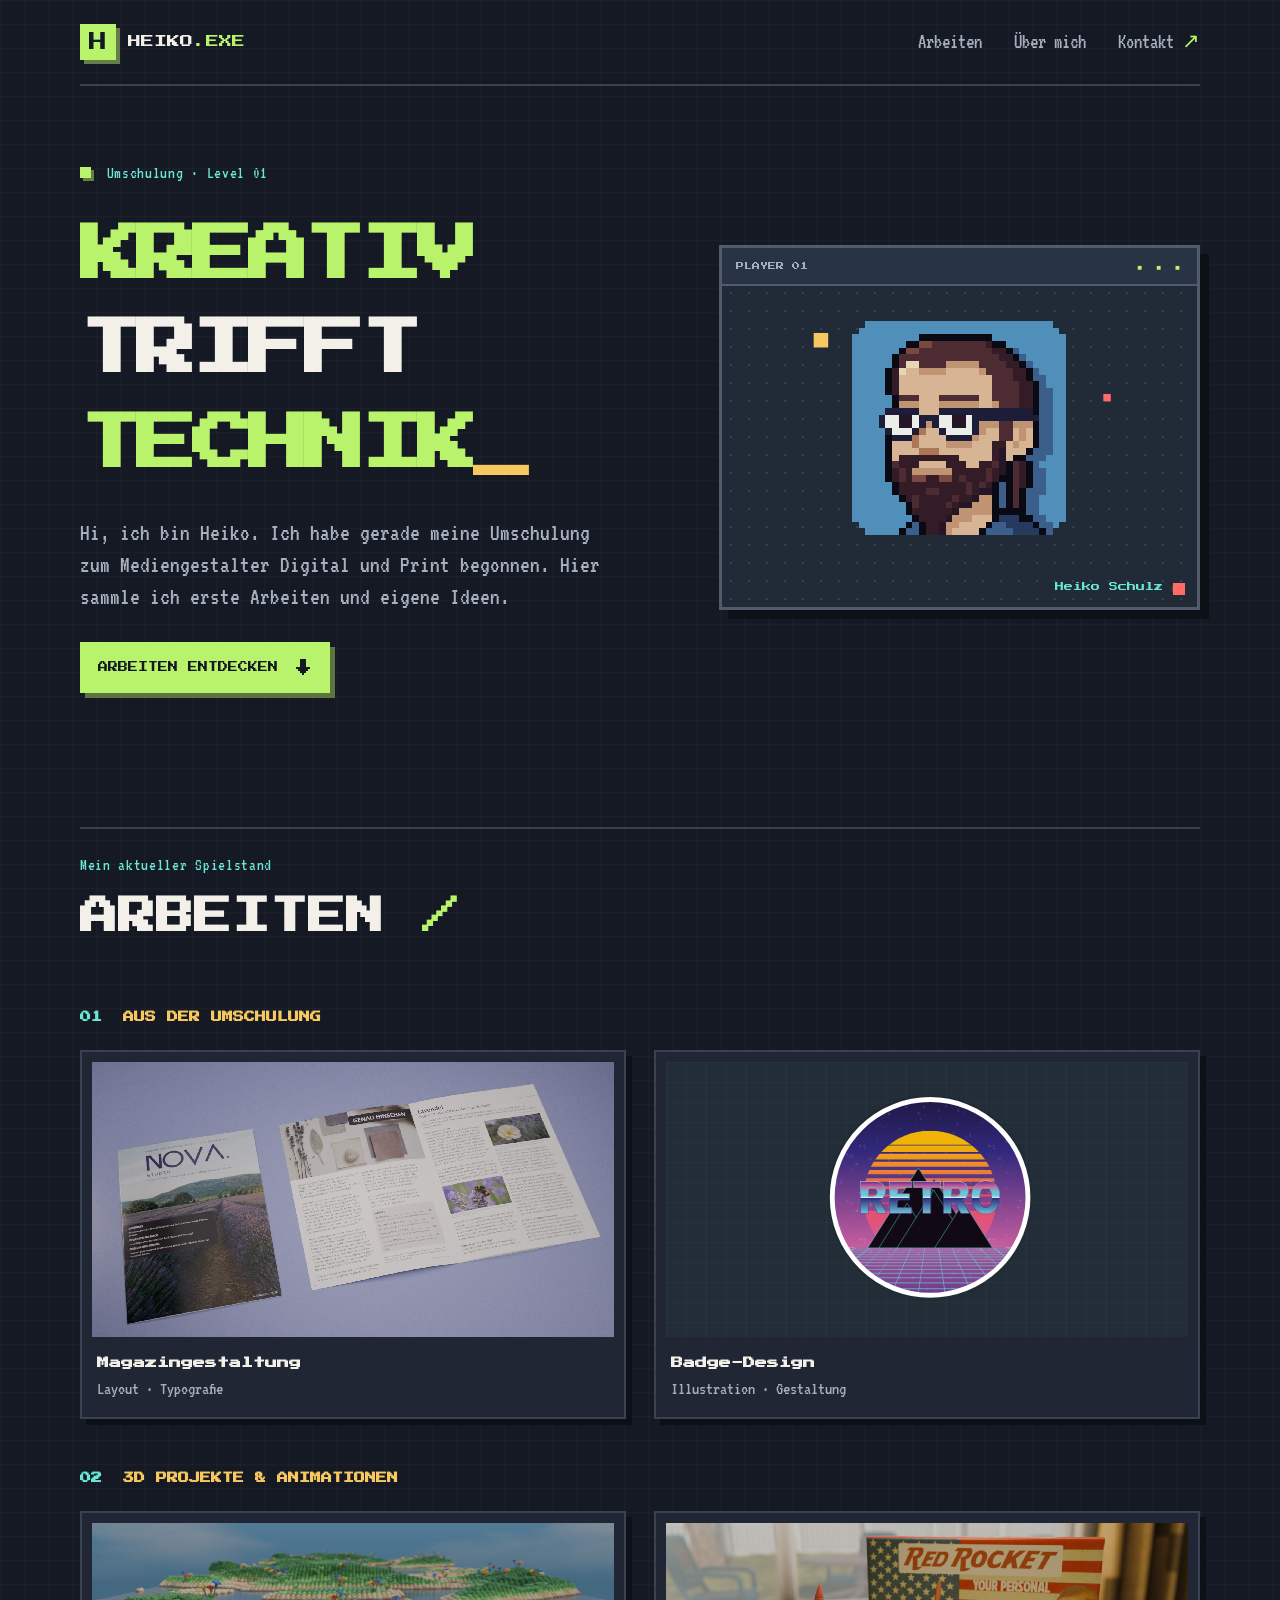
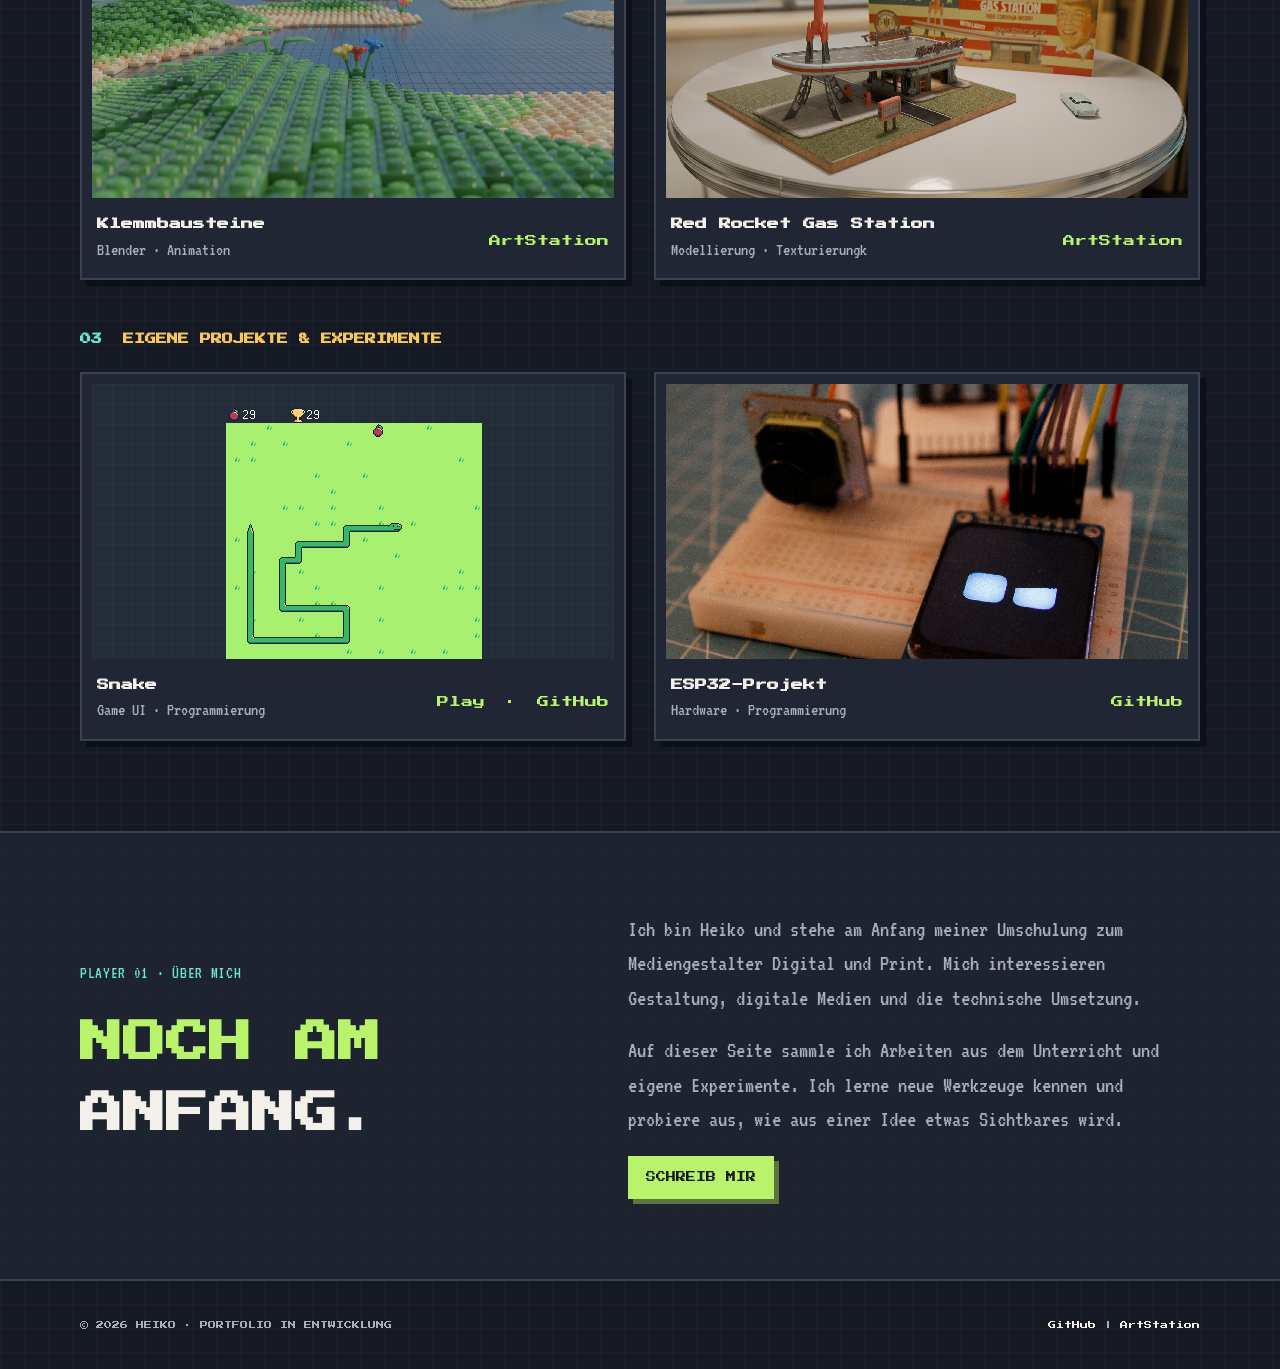
<file: index.html>
<!doctype html>
<html lang="de">

<head>
    <meta charset="utf-8">
    <meta name="viewport" content="width=device-width, initial-scale=1">
    <meta name="theme-color" content="#151923">
    <meta name="description"
        content="Heikos Portfolio mit ersten Arbeiten aus der Umschulung zum Mediengestalter und persönlichen Projekten. Gestaltung trifft Technik im Pixelart-Stil.">
    <title>Heiko — Pixel Portfolio</title>
    <link rel="stylesheet" href="style.css">
    <link rel="preconnect" href="https://fonts.googleapis.com">
    <link rel="preconnect" href="https://fonts.gstatic.com" crossorigin>
    <link href="https://fonts.googleapis.com/css2?family=Press+Start+2P&family=VT323&display=swap" rel="stylesheet">
</head>

<body>
    <header class="site-header">
        <a class="logo" href="#start" aria-label="Heiko, zum Anfang">
            <span class="logo-mark" aria-hidden="true">H</span>
            <span>HEIKO<span class="logo-suffix">.EXE</span></span>
        </a>
        <nav class="main-nav" aria-label="Hauptnavigation">
            <a href="#arbeiten">Arbeiten</a>
            <a href="#ueber-mich">Über mich</a>
            <a href="#kontakt">Kontakt <span aria-hidden="true">↗</span></a>
        </nav>
    </header>

    <main id="start">
        <section class="hero wrap">
            <div class="hero-copy">
                <p class="eyebrow"><span class="status-dot"></span> Umschulung · Level 01</p>
                <h1>KREATIV<br><span>TRIFFT</span><br>TECHNIK<span class="cursor">_</span></h1>
                <p class="hero-intro">Hi, ich bin Heiko. Ich habe gerade meine Umschulung zum Mediengestalter Digital
                    und Print begonnen. Hier sammle ich erste Arbeiten und eigene Ideen.</p>
                <a class="button-pixel" href="#arbeiten">ARBEITEN ENTDECKEN <span aria-hidden="true">↓</span></a>
            </div>
            <div class="hero-art" aria-label="Pixelgrafik mit einem kleinen grünen Charakter vor einem Retro-Computer"
                role="img">
                <div class="screen-top"><span>PLAYER 01</span><span>■ ■ ■</span></div>

                <img src="images/mepix.png">
                <p class="hero-art-caption">Heiko Schulz <span>▮</span></p>
                <span class="pixel-spark spark-one" aria-hidden="true">■</span>
                <span class="pixel-spark spark-two" aria-hidden="true">▪</span>
            </div>
        </section>

        <section class="work-section wrap" id="arbeiten">
            <div class="section-title">
                <p class="eyebrow">Mein aktueller Spielstand</p>
                <h2>ARBEITEN<span class="title-mark"> /</span></h2>
            </div>

            <h3 class="group-label"><span>01</span> AUS DER UMSCHULUNG</h3>
            <div class="project-grid school-projects">
                <article class="project-card">
                    <div class="project-image magazine-image">
                        <img src="images/mg/Magazine.png" alt="Einblick in die Gestaltung eines Magazins"
                            loading="lazy">
                    </div>
                    <div class="project-info">
                        <div>
                            <h4>Magazingestaltung</h4>
                            <p>Layout · Typografie</p>
                        </div>
                        <!-- <span class="pixel-arrow" aria-hidden="true">↗</span> -->
                    </div>
                </article>
                <article class="project-card">
                    <div class="project-image badge-image pixel-preview">
                        <img src="images/mg/Badge.svg" alt="Gestalteter Badge mit Bergmotiv" loading="lazy">
                    </div>
                    <div class="project-info">
                        <div>
                            <h4>Badge-Design</h4>
                            <p>Illustration · Gestaltung</p>
                        </div><!-- <span class="pixel-arrow" aria-hidden="true">↗</span> -->
                    </div>
                </article>
            </div>

            <h3 class="group-label personal-label"><span>02</span> 3D PROJEKTE & ANIMATIONEN</h3>
            <div class="project-grid personal-projects">
                <article class="project-card">
                    <div class="project-image pixel-preview desktop-preview"
                        aria-label="Abstrakte Vorschau einer Desktop-Oberfläche">
                        <img src="/images/3D/klemmbausteine.jpg">
                    </div>
                    <div class="project-info">
                        <div>
                            <h4>Klemmbausteine</h4>
                            <p>Blender · Animation</p>
                        </div>
                        <span class="pixel-arrow" aria-hidden="true"><a
                                href="https://www.artstation.com/artwork/obvYyB" target="_blank">ArtStation</a></span>
                    </div>
                </article>

                <article class="project-card">
                    <div class="project-image pixel-preview cube-preview" aria-label="Pixelgrafik aus drei Würfeln">
                        <img src="/images/3D/RedRrocket.jpg">
                    </div>
                    <div class="project-info">
                        <div>
                            <h4>Red Rocket Gas Station</h4>
                            <p>Modellierung · Texturierungk</p>
                        </div>
                        <span class="pixel-arrow" aria-hidden="true"><a
                                href="https://www.artstation.com/artwork/YBDkG3" target="_blank">ArtStation</a></span>
                    </div>
                </article>
            </div>

            <h3 class="group-label personal-label"><span>03</span> EIGENE PROJEKTE & EXPERIMENTE</h3>
            <div class="project-grid personal-projects">
                <article class="project-card">
                    <div class="project-image pixel-preview snake-preview"
                        aria-label="Pixelgrafik einer Schlange und eines Apfels">
                        <img src="/images/tech/SnakeGD.png">
                    </div>
                    <div class="project-info">
                        <div>
                            <h4>Snake</h4>
                            <p>Game UI · Programmierung</p>
                        </div>
                        <span class="pixel-arrow" aria-hidden="true">
                            <a href="https://hs-studio.github.io/projects/snake/" target="_blank">Play</a>
                            <span>·</span>
                            <a href="https://github.com/HS-Studio/GDSnake" target="_blank">GitHub</a>
                        </span>
                    </div>
                </article>

                <article class="project-card">
                    <div class="project-image pixel-preview hardware-preview"
                        aria-label="Pixelgrafik eines Mikrocontroller-Boards">
                        <img src="/images/tech/DesktopBuddy.jpg">
                    </div>
                    <div class="project-info">
                        <div>
                            <h4>ESP32-Projekt</h4>
                            <p>Hardware · Programmierung</p>
                        </div><span class="pixel-arrow" aria-hidden="true"><a
                                href="https://github.com/HS-Studio/DesktopBuddy" target="_blank">GitHub</a></span>
                    </div>
                </article>

            </div>

        </section>

        <section class="about-section" id="ueber-mich">
            <div class="wrap about-layout">
                <div class="about-heading">
                    <p class="eyebrow">PLAYER 01 · ÜBER MICH</p>
                    <h2>NOCH AM<br><span>ANFANG.</span></h2>
                </div>
                <div class="about-copy">
                    <p>Ich bin Heiko und stehe am Anfang meiner Umschulung zum Mediengestalter Digital und Print. Mich
                        interessieren Gestaltung, digitale Medien und die technische Umsetzung.</p>
                    <p>Auf dieser Seite sammle ich Arbeiten aus dem Unterricht und eigene Experimente. Ich lerne neue
                        Werkzeuge kennen und probiere aus, wie aus einer Idee etwas Sichtbares wird.</p>
                    <a class="button-pixel" href="mailto:heiko-schulz@live.de">SCHREIB MIR</a>
                </div>
            </div>
        </section>
    </main>

    <footer class="site-footer wrap" id="kontakt">
        <p>© 2026 HEIKO · PORTFOLIO IN ENTWICKLUNG</p>
        <div>
            <a href="https://github.com/HS-Studio/" target="_blank">GitHub</a>
            <span> | </span>
            <a href="https://www.artstation.com/heiko-schulz" target="_blank">ArtStation</a>
        </div>
    </footer>
</body>

</html>
</file>
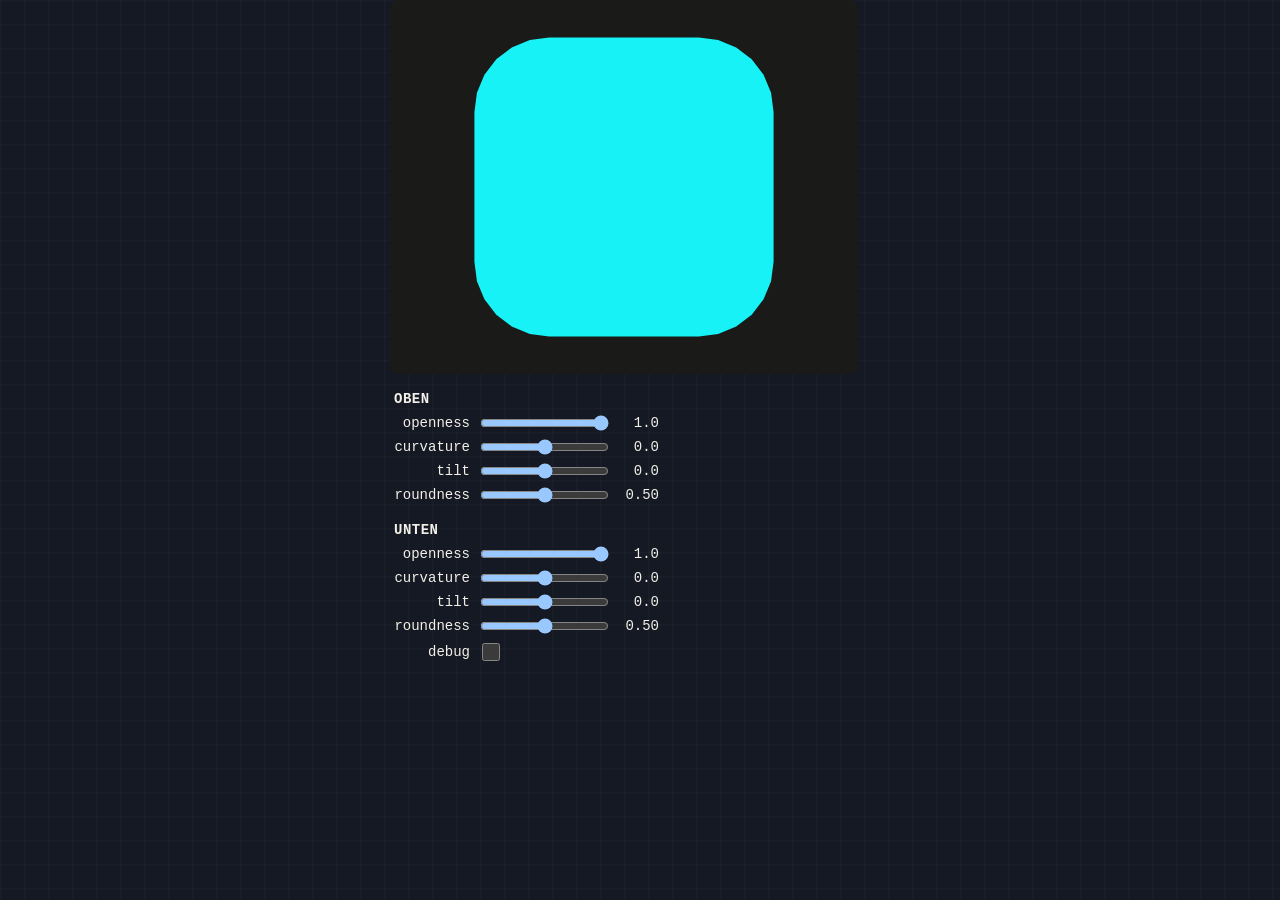
<file: eye_params/index.html>
<!DOCTYPE html>
<html lang="de">

<head>
  <meta charset="UTF-8">
  <meta name="viewport" content="width=device-width, initial-scale=1.0, maximum-scale=1.0, user-scalable=no">
  <meta name="color-scheme" content="light dark">
  <link rel="stylesheet" href="../style.css">
  <link rel="icon" type="image/png" href="../icons/eye.webp" />
  <title>Eye Parameters</title>
  <style>
    canvas {
      width: 100%;
      height: auto;
      display: block;
      border-radius: 8px;
      background-color: var(--card-bg);
      margin-bottom: 16px;
    }

    .controls {
      display: flex;
      flex-direction: column;
      gap: 12px;
    }

    .section {
      font-size: 14px;
      font-weight: 600;
      color: var(--text-color);
      margin-bottom: 4px;
      text-transform: uppercase;
      letter-spacing: 0.5px;
      padding-left: 4px;
    }

    .ctrl {
      display: flex;
      align-items: center;
      gap: 8px;
      margin: 4px 0;
    }

    .ctrl label {
      width: 80px;
      text-align: right;
      flex-shrink: 0;
      font-size: 14px;
    }

    .ctrl span {
      width: 40px;
      text-align: right;
      flex-shrink: 0;
      font-variant-numeric: tabular-nums;
      font-size: 14px;
    }

    input[type="checkbox"] {
      width: 18px;
      height: 18px;
      cursor: pointer;
      accent-color: #17f2f6;
    }

    @media (min-width: 600px) {
      .container {
        max-width: 500px;
        margin: 0 auto;
      }

      canvas {
        max-height: 400px;
      }
    }
  </style>
</head>

<body>
  <div class="container">
    <canvas id="cv"></canvas>
    <div class="controls">
      <div>
        <div class="section">Oben</div>
        <div class="ctrl">
          <label>openness</label>
          <input type="range" min="0" max="1" step="0.01" value="1.0" id="to">
          <span id="tos">1.0</span>
        </div>
        <div class="ctrl">
          <label>curvature</label>
          <input type="range" min="-1" max="1" step="0.01" value="0.0" id="tc">
          <span id="tcs">0.0</span>
        </div>
        <div class="ctrl">
          <label>tilt</label>
          <input type="range" min="-0.5" max="0.5" step="0.01" value="0.0" id="tt">
          <span id="tts">0.0</span>
        </div>
        <div class="ctrl">
          <label>roundness</label>
          <input type="range" min="0" max="1" step="0.01" value="0.5" id="tr">
          <span id="trs">0.50</span>
        </div>
      </div>

      <div>
        <div class="section">Unten</div>
        <div class="ctrl">
          <label>openness</label>
          <input type="range" min="0" max="1" step="0.01" value="1.0" id="bo">
          <span id="bos">1.0</span>
        </div>
        <div class="ctrl">
          <label>curvature</label>
          <input type="range" min="-1" max="1" step="0.01" value="0.0" id="bc">
          <span id="bcs">0.0</span>
        </div>
        <div class="ctrl">
          <label>tilt</label>
          <input type="range" min="-0.5" max="0.5" step="0.01" value="0.0" id="bt">
          <span id="bts">0.0</span>
        </div>
        <div class="ctrl">
          <label>roundness</label>
          <input type="range" min="0" max="1" step="0.01" value="0.5" id="br">
          <span id="brs">0.50</span>
        </div>
        <div class="ctrl">
          <label>debug</label>
          <input type="checkbox" id="dbg">
        </div>
      </div>
    </div>
  </div>

  <script>
    const cv = document.getElementById('cv');
    const ctx = cv.getContext('2d');

    // Set initial canvas size (will be updated in draw())
    function initCanvas() {
      const container = cv.parentElement;
      const width = container.clientWidth - 32; // Account for padding
      const height = width * 0.8; // Aspect ratio 4:5 (similar to original 324:260)
      cv.width = width * window.devicePixelRatio;
      cv.height = height * window.devicePixelRatio;
      cv.style.width = `${width}px`;
      cv.style.height = `${height}px`;
    }

    function getParams() {
      const g = id => parseFloat(document.getElementById(id).value);
      return {
        top: { openness: g('to'), tilt: g('tt'), curvature: g('tc'), roundness: g('tr') },
        bottom: { openness: g('bo'), tilt: g('bt'), curvature: g('bc'), roundness: g('br') }
      };
    }

    function buildEyePoints(cx, cy, W, H, top, bottom) {
      const hw = W * 0.5, hh = H * 0.5;
      const topOpen = hh * top.openness;
      const botOpen = hh * bottom.openness;

      const TL = { x: cx - hw, y: cy - topOpen + top.tilt * H };
      const TR = { x: cx + hw, y: cy - topOpen - top.tilt * H };
      const BL = { x: cx - hw, y: cy + botOpen + bottom.tilt * H };
      const BR = { x: cx + hw, y: cy + botOpen - bottom.tilt * H };

      const midY_L = (TL.y + BL.y) * 0.5;
      const midY_R = (TR.y + BR.y) * 0.5;

      const rx_T = hw * top.roundness;
      const rx_B = hh * bottom.roundness;
      const ry_TL = hh * top.roundness;
      const ry_TR = hh * top.roundness;
      const ry_BL = hh * bottom.roundness;
      const ry_BR = hh * bottom.roundness;

      const pts = [];
      const ARC_STEPS = 6;

      function arcPts(cornerX, cornerY, signX, signY, rx, ry) {
        for (let i = 0; i <= ARC_STEPS; i++) {
          const t = (i / ARC_STEPS) * Math.PI * 0.5;
          const x = cornerX + signX * rx * (1 - Math.cos(t));
          const y = cornerY + signY * ry * (1 - Math.sin(t));
          pts.push({ x, y });
        }
      }

      const CURVE_STEPS = 12;
      function edgePts(x0, y0, x1, y1, bow) {
        const mx = (x0 + x1) * 0.5, my = (y0 + y1) * 0.5;
        const perpY = -(x1 - x0);
        const perpX = (y1 - y0);
        const len = Math.sqrt(perpX * perpX + perpY * perpY);
        const maxBow = H * 0.5;
        for (let i = 0; i <= CURVE_STEPS; i++) {
          const t = i / CURVE_STEPS;
          const b = 4 * t * (1 - t) * bow * maxBow;
          const ix = x0 + (x1 - x0) * t + (perpX / len) * b;
          const iy = y0 + (y1 - y0) * t + (perpY / len) * b;
          pts.push({ x: ix, y: iy });
        }
      }

      arcPts(TL.x, TL.y, 1, 1, rx_T, ry_TL);
      edgePts(TL.x + rx_T, TL.y, TR.x - rx_T, TR.y, -top.curvature);
      arcPts(TR.x, TR.y, -1, 1, rx_T, ry_TR);
      pts.push({ x: TR.x, y: (TR.y + ry_TR) });
      pts.push({ x: BR.x, y: (BR.y - ry_BR) });
      arcPts(BR.x, BR.y, -1, -1, rx_B, ry_BR);
      edgePts(BR.x - rx_B, BR.y, BL.x + rx_B, BL.y, bottom.curvature);
      arcPts(BL.x, BL.y, 1, -1, rx_B, ry_BL);
      pts.push({ x: BL.x, y: BL.y - ry_BL });
      pts.push({ x: TL.x, y: TL.y + ry_TL });

      return pts;
    }

    function draw() {
      const p = getParams();
      const debug = document.getElementById('dbg').checked;
      const dpr = window.devicePixelRatio || 1;

      // Update canvas size
      initCanvas();

      ctx.setTransform(dpr, 0, 0, dpr, 0, 0);
      const width = cv.width / dpr;
      const height = cv.height / dpr;

      ctx.clearRect(0, 0, width, height);

      const isDark = matchMedia('(prefers-color-scheme: dark)').matches;
      /* const bg = isDark ? '#1a1a18' : '#f5f4ee'; */
      const bg = '#1a1a18'
      const eyeCol = isDark ? '#17f2f6' : '#17f2f6';
      const dotCol = isDark ? '#4a9eff' : '#2277dd';
      const gridCol = isDark ? 'rgba(255,255,255,0.06)' : 'rgba(0,0,0,0.05)';

      ctx.fillStyle = bg;
      ctx.fillRect(0, 0, width, height);

      // Center the eye in the canvas
      const eyeSize = Math.min(width, height) * 0.8;
      const eyes = [{ cx: width / 2, cy: height / 2, W: eyeSize, H: eyeSize }];

      eyes.forEach(e => {
        const pts = buildEyePoints(e.cx, e.cy, e.W, e.H, p.top, p.bottom);

        ctx.beginPath();
        ctx.moveTo(pts[0].x, pts[0].y);
        for (let i = 1; i < pts.length; i++) ctx.lineTo(pts[i].x, pts[i].y);
        ctx.closePath();
        ctx.fillStyle = eyeCol;
        ctx.fill();

        if (debug) {
          ctx.fillStyle = dotCol;
          pts.forEach(pt => {
            ctx.beginPath();
            ctx.arc(pt.x, pt.y, 2 * dpr, 0, Math.PI * 2);
            ctx.fill();
          });
        }
      });
    }

    function bind(ids) {
      ids.forEach(([slider, display]) => {
        const s = document.getElementById(slider);
        const d = document.getElementById(display);
        s.addEventListener('input', () => {
          d.textContent = parseFloat(s.value).toFixed(2);
          draw();
        });
      });
    }

    bind([['to', 'tos'], ['tt', 'tts'], ['tc', 'tcs'], ['tr', 'trs'],
    ['bo', 'bos'], ['bt', 'bts'], ['bc', 'bcs'], ['br', 'brs']]);

    document.getElementById('dbg').addEventListener('change', draw);

    // Initial draw and event listeners
    initCanvas();
    draw();
    matchMedia('(prefers-color-scheme: dark)').addEventListener('change', draw);
    window.addEventListener('resize', () => {
      // Debounce resize events
      clearTimeout(window.resizeTimer);
      window.resizeTimer = setTimeout(draw, 200);
    });
  </script>
</body>

</html>
</file>
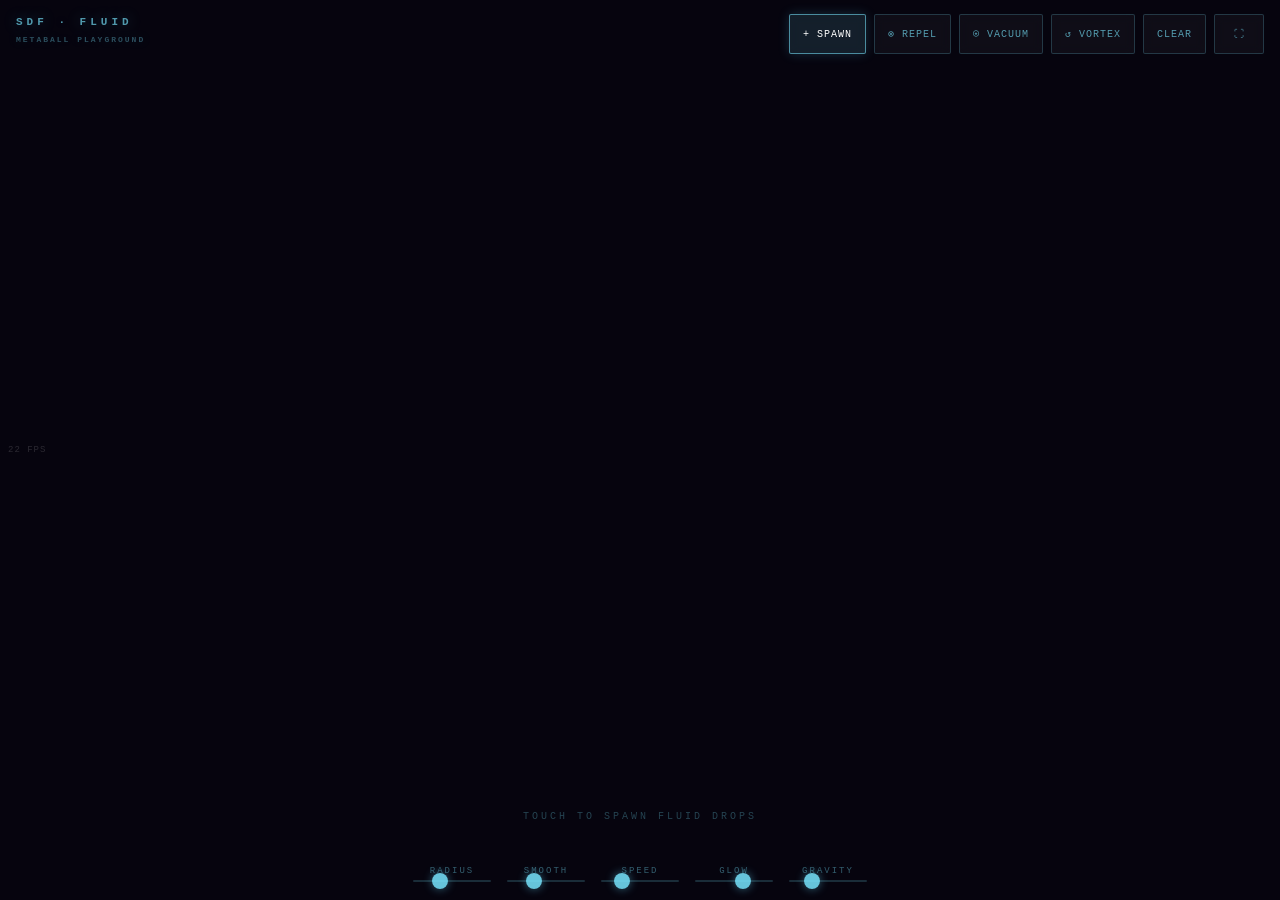
<file: sdf_playground/index.html>
<!DOCTYPE html>
<html lang="de">
<head>
  <meta charset="UTF-8">
  <meta name="viewport" content="width=device-width, initial-scale=1.0, user-scalable=no">
  <link rel="icon" type="image/png" href="../icons/sdf.webp" />
  <title>SDF Fluid Playground</title>
  <style>
    * {
      margin: 0;
      padding: 0;
      box-sizing: border-box;
    }
    body {
      background: #060610;
      overflow: hidden;
      font-family: 'Courier New', monospace;
      touch-action: none;
    }
    canvas {
      display: block;
      width: 100vw;
      height: 100vh;
    }
    #ui {
      position: fixed;
      top: 0;
      left: 0;
      right: 0;
      display: flex;
      justify-content: space-between;
      align-items: flex-start;
      padding: 14px 16px;
      pointer-events: none;
      z-index: 10;
    }
    #title {
      color: rgba(120,230,255,0.65);
      font-size: 11px;
      letter-spacing: 4px;
      text-transform: uppercase;
      font-weight: bold;
      text-shadow: 0 0 14px rgba(100,220,255,0.35);
      line-height: 1.6;
    }
    #title small {
      display: block;
      font-size: 8px;
      letter-spacing: 2px;
      opacity: 0.5;
      margin-top: 2px;
    }
    #controls {
      display: flex;
      gap: 8px;
      pointer-events: all;
      flex-wrap: wrap;
      justify-content: flex-end;
    }
    .btn {
      background: rgba(255,255,255,0.04);
      border: 1px solid rgba(120,230,255,0.2);
      color: rgba(120,230,255,0.65);
      font-family: 'Courier New', monospace;
      font-size: 10px;
      letter-spacing: 1px;
      padding: 8px 13px;
      cursor: pointer;
      border-radius: 2px;
      transition: all 0.18s;
      text-transform: uppercase;
      backdrop-filter: blur(6px);
      -webkit-backdrop-filter: blur(6px);
      min-width: 50px;
      min-height: 40px;
      user-select: none;
      -webkit-user-select: none;
    }
    .btn:hover, .btn.active {
      background: rgba(120,230,255,0.12);
      border-color: rgba(120,230,255,0.55);
      box-shadow: 0 0 12px rgba(100,220,255,0.18);
      color: #fff;
    }
    #bottom-ui {
      position: fixed;
      bottom: 0;
      left: 0;
      right: 0;
      display: flex;
      justify-content: center;
      align-items: flex-end;
      gap: 16px;
      padding: 16px 12px 18px;
      pointer-events: all;
      z-index: 10;
      flex-wrap: wrap;
    }
    .slider-group {
      display: flex;
      flex-direction: column;
      align-items: center;
      gap: 4px;
    }
    .slider-label {
      color: rgba(120,230,255,0.4);
      font-size: 9px;
      letter-spacing: 2px;
      text-transform: uppercase;
    }
    input[type=range] {
      -webkit-appearance: none;
      appearance: none;
      width: 78px;
      height: 2px;
      background: rgba(120,230,255,0.18);
      border-radius: 2px;
      outline: none;
      cursor: pointer;
    }
    input[type=range]::-webkit-slider-thumb {
      -webkit-appearance: none;
      width: 16px;
      height: 16px;
      background: rgba(120,230,255,0.85);
      border-radius: 50%;
      cursor: pointer;
      box-shadow: 0 0 10px rgba(100,220,255,0.45);
    }
    #hint {
      position: fixed;
      bottom: 78px;
      left: 50%;
      transform: translateX(-50%);
      color: rgba(120,230,255,0.28);
      font-size: 10px;
      letter-spacing: 3px;
      text-align: center;
      pointer-events: none;
      transition: opacity 1.5s;
      white-space: nowrap;
    }
    #fps {
      position: fixed;
      top: 50%;
      left: 8px;
      transform: translateY(-50%);
      color: rgba(255,255,255,0.15);
      font-size: 9px;
      letter-spacing: 1px;
      pointer-events: none;
    }
  </style>
</head>
<body>
  <canvas id="c"></canvas>
  <div id="ui">
    <div id="title">
      SDF · FLUID
      <small>METABALL PLAYGROUND</small>
    </div>
    <div id="controls">
      <button class="btn active" id="modeAdd">+ SPAWN</button>
      <button class="btn" id="modeRepel">⊗ REPEL</button>
      <button class="btn" id="modeVacuum">⍟ VACUUM</button>
      <button class="btn" id="modeVortex">↺ VORTEX</button>
      <button class="btn" id="btnClear">CLEAR</button>
      <button class="btn" id="btnFullscreen">⛶</button>
    </div>
  </div>
  <div id="bottom-ui">
    <div class="slider-group">
      <span class="slider-label">Radius</span>
      <input type="range" id="slRadius" min="0.02" max="0.18" step="0.005" value="0.07">
    </div>
    <div class="slider-group">
      <span class="slider-label">Smooth</span>
      <input type="range" id="slSmooth" min="0.005" max="0.28" step="0.005" value="0.09">
    </div>
    <div class="slider-group">
      <span class="slider-label">Speed</span>
      <input type="range" id="slSpeed" min="0.1" max="3.0" step="0.05" value="0.7">
    </div>
    <div class="slider-group">
      <span class="slider-label">Glow</span>
      <input type="range" id="slGlow" min="0.0" max="1.0" step="0.05" value="0.65">
    </div>
    <div class="slider-group">
      <span class="slider-label">Gravity</span>
      <input type="range" id="slGravity" min="0.0" max="0.00050" step="0.00001" value="0.00012">
    </div>
  </div>
  <div id="hint">
    TOUCH TO SPAWN FLUID DROPS
  </div>
  <div id="fps"></div>

  <script>
    // ===================== WebGL Setup =====================
    const canvas = document.getElementById('c');
    const gl = canvas.getContext('webgl2') || canvas.getContext('webgl');
    if (!gl) {
      document.body.innerHTML = '<p style="color:cyan;padding:40px;font-family:monospace">WebGL not available on this device.</p>'; throw 0;
    }

    const isWebGL2 = typeof WebGL2RenderingContext !== 'undefined' && gl instanceof WebGL2RenderingContext;

    const vsrc = isWebGL2 ? `#version 300 es
    precision highp float;
    in vec2 a_pos;
    out vec2 vUv;
    void main() { vUv = a_pos*0.5+0.5; gl_Position = vec4(a_pos,0,1); }
    `: `
    attribute vec2 a_pos;
    varying vec2 vUv;
    void main() { vUv = a_pos*0.5+0.5; gl_Position = vec4(a_pos,0,1); }
    `;

    const fsrc = isWebGL2 ? `#version 300 es
    precision highp float;
    in vec2 vUv;
    out vec4 fragColor;
    const int MAX = 48;
    uniform vec2 u_res;
    uniform float u_time;
    uniform int u_count;
    uniform vec2 u_pos[MAX];
    uniform float u_rad[MAX];
    uniform vec3 u_col[MAX];
    uniform float u_smooth;
    uniform float u_glow;

    float smin(float a,float b,float k){
    float h=clamp(0.5+0.5*(b-a)/k,0.0,1.0);
    return mix(b,a,h)-k*h*(1.0-h);
    }
    vec3 sminC(float a,float b,float k,vec3 ca,vec3 cb){
    float h=clamp(0.5+0.5*(b-a)/k,0.0,1.0);
    return mix(cb,ca,h);
    }

    void main(){
    vec2 asp=vec2(u_res.x/u_res.y,1.0);
    vec2 uv=vUv*asp;
    vec3 bg=vec3(0.025,0.015,0.055);
    if(u_count==0){ fragColor=vec4(bg,1); return; }

    float d=length(uv - u_pos[0]*asp)-u_rad[0];
    vec3 col=u_col[0];
    for(int i=1;i<MAX;i++){
    if(i>=u_count) break;
    float d2=length(uv - u_pos[i]*asp)-u_rad[i];
    col=sminC(d,d2,u_smooth,col,u_col[i]);
    d=smin(d,d2,u_smooth);
    }

    // Rim
    float rim=1.0-smoothstep(-0.003,0.022,d);
    vec3 fluid=col+rim*0.7*(col*0.4+0.5);
    // Interior depth
    float interior=smoothstep(0.0,-0.1,d);
    fluid=mix(fluid*0.55,fluid*1.15,interior);
    // Specular highlight
    float spec=pow(max(0.0,rim-0.5)*2.0,3.0);
    fluid+=spec*0.5;
    // Mask
    float mask=1.0-smoothstep(-0.002,0.005,d);
    // Glow
    float glowF=u_glow*exp(-max(d,0.0)*16.0)*0.8;
    vec3 finalC=bg+col*glowF;
    finalC=mix(finalC,fluid,mask);
    // Grain
    float n=fract(sin(dot(vUv*280.0+u_time*0.08,vec2(127.1,311.7)))*43758.5);
    finalC+=(n-0.5)*0.011;
    // Vignette
    float vign=1.0-smoothstep(0.45,1.35,length((vUv-0.5)*asp));
    finalC*=0.82+0.18*vign;
    fragColor=vec4(clamp(finalC,0.0,1.0),1.0);
    }
    `: `
    precision highp float;
    varying vec2 vUv;
    const int MAX = 48;
    uniform vec2 u_res;
    uniform float u_time;
    uniform int u_count;
    uniform vec2 u_pos[MAX];
    uniform float u_rad[MAX];
    uniform vec3 u_col[MAX];
    uniform float u_smooth;
    uniform float u_glow;

    float smin(float a,float b,float k){
    float h=clamp(0.5+0.5*(b-a)/k,0.0,1.0);
    return mix(b,a,h)-k*h*(1.0-h);
    }
    vec3 sminC(float a,float b,float k,vec3 ca,vec3 cb){
    float h=clamp(0.5+0.5*(b-a)/k,0.0,1.0);
    return mix(cb,ca,h);
    }

    void main(){
    vec2 asp=vec2(u_res.x/u_res.y,1.0);
    vec2 uv=vUv*asp;
    vec3 bg=vec3(0.025,0.015,0.055);
    if(u_count==0){ gl_FragColor=vec4(bg,1.0); return; }

    float d=length(uv-u_pos[0]*asp)-u_rad[0];
    vec3 col=u_col[0];
    for(int i=1;i<MAX;i++){
    if(i>=u_count) break;
    float d2=length(uv-u_pos[i]*asp)-u_rad[i];
    col=sminC(d,d2,u_smooth,col,u_col[i]);
    d=smin(d,d2,u_smooth);
    }
    float rim=1.0-smoothstep(-0.003,0.022,d);
    vec3 fluid=col+rim*0.7*(col*0.4+0.5);
    float interior=smoothstep(0.0,-0.1,d);
    fluid=mix(fluid*0.55,fluid*1.15,interior);
    float spec=pow(max(0.0,rim-0.5)*2.0,3.0);
    fluid+=spec*0.5;
    float mask=1.0-smoothstep(-0.002,0.005,d);
    float glowF=u_glow*exp(-max(d,0.0)*16.0)*0.8;
    vec3 finalC=bg+col*glowF;
    finalC=mix(finalC,fluid,mask);
    float n=fract(sin(dot(vUv*280.0+u_time*0.08,vec2(127.1,311.7)))*43758.5);
    finalC+=(n-0.5)*0.011;
    float vign=1.0-smoothstep(0.45,1.35,length((vUv-0.5)*asp));
    finalC*=0.82+0.18*vign;
    gl_FragColor=vec4(clamp(finalC,0.0,1.0),1.0);
    }
    `;

    function mkShader(type, src) {
      const s = gl.createShader(type);
      gl.shaderSource(s, src); gl.compileShader(s);
      if (!gl.getShaderParameter(s, gl.COMPILE_STATUS))
        console.error('Shader error:', gl.getShaderInfoLog(s));
      return s;
    }
    const prog = gl.createProgram();
    gl.attachShader(prog, mkShader(gl.VERTEX_SHADER, vsrc));
    gl.attachShader(prog, mkShader(gl.FRAGMENT_SHADER, fsrc));
    gl.linkProgram(prog);
    if (!gl.getProgramParameter(prog, gl.LINK_STATUS)) console.error(gl.getProgramInfoLog(prog));
    gl.useProgram(prog);

    const buf = gl.createBuffer();
    gl.bindBuffer(gl.ARRAY_BUFFER, buf);
    gl.bufferData(gl.ARRAY_BUFFER, new Float32Array([-1, -1, 1, -1, -1, 1, 1, 1]), gl.STATIC_DRAW);
    const al = gl.getAttribLocation(prog, 'a_pos');
    gl.enableVertexAttribArray(al);
    gl.vertexAttribPointer(al, 2, gl.FLOAT, false, 0, 0);

    const U = name => gl.getUniformLocation(prog, name);
    const uRes = U('u_res'), uTime = U('u_time'), uCount = U('u_count');
    const uPos = U('u_pos'), uRad = U('u_rad'), uCol = U('u_col');
    const uSmooth = U('u_smooth'), uGlow = U('u_glow');

    // ===================== State =====================
    const MAX_BALLS = 48;
    let balls = [];
    let mode = 'add';
    let hue = Math.random();

    function hsv2rgb(h, s, v) {
      const i = Math.floor(h*6),
      f = h*6-i;
      const p = v*(1-s),
      q = v*(1-f*s),
      t = v*(1-(1-f)*s);
      switch (i%6) {
        case 0: return[v,
          t,
          p]; case 1: return[q,
          v,
          p]; case 2: return[p,
          v,
          t];
        case 3: return[p,
            q,
            v]; case 4: return[t,
            p,
            v]; case 5: return[v,
            p,
            q];
      }
    }
    function nextColor() {
      hue = (hue+0.11+Math.random()*0.05)%1.0;
      return hsv2rgb(hue, 0.7+Math.random()*0.25, 0.9+Math.random()*0.1);
    }

    function spawnBall(nx, ny) {
      if (balls.length >= MAX_BALLS) balls.shift();
      const R = +document.getElementById('slRadius').value;
      balls.push({
        x: nx, y: ny,
        vx: (Math.random()-0.5)*0.003,
        vy: (Math.random()-0.5)*0.003 + 0.001,
        r: R*(0.55+Math.random()*0.9),
        col: nextColor(),
        life: 1.0,
        decay: 0.0004+Math.random()*0.0004,
    });
  }

  // ===================== Input =====================
  const hint = document.getElementById('hint');
  const pointers = new Map();
  let spawnT = 0;
  let hintShown = true;

  function normXY(e) {
    const r = canvas.getBoundingClientRect();
    return [
      (e.clientX - r.left) / r.width,
      1 - (e.clientY - r.top) / r.height
    ];
  }

  canvas.addEventListener('pointerdown', e => {
    e.preventDefault();
    const [x, y] = normXY(e);
    pointers.set(e.pointerId, {
      x, y, m: mode
  });
    if (mode === 'add') spawnBall(x, y);
    if (hintShown) {
      hint.style.opacity = '0'; hintShown = false;
    }
  }, {
    passive: false
  });

canvas.addEventListener('pointermove', e => {
  e.preventDefault();
  if (!pointers.has(e.pointerId)) return;
  const [x,
    y] = normXY(e);
  const prev = pointers.get(e.pointerId);
  pointers.set(e.pointerId, {
    x, y, m: prev.m
  });
}, {
  passive: false
});

canvas.addEventListener('pointerup', e => {
  e.preventDefault(); pointers.delete(e.pointerId);
}, {
  passive: false
});
canvas.addEventListener('pointercancel', e => {
  e.preventDefault(); pointers.delete(e.pointerId);
}, {
  passive: false
});
canvas.addEventListener('contextmenu', e => e.preventDefault());

// Buttons
function setMode(m) {
  mode = m;
  document.querySelectorAll('.btn').forEach(b => b.classList.remove('active'));
}
document.getElementById('modeAdd').onclick = () => {
  setMode('add'); document.getElementById('modeAdd').classList.add('active');
};
document.getElementById('modeRepel').onclick = () => {
  setMode('repel'); document.getElementById('modeRepel').classList.add('active');
};
document.getElementById('modeVortex').onclick = () => {
  setMode('vortex'); document.getElementById('modeVortex').classList.add('active');
};
document.getElementById('modeVacuum').onclick = () => {
  setMode('vacuum'); document.getElementById('modeVacuum').classList.add('active');
};
document.getElementById('btnClear').onclick = () => {
  balls = [];
};

// ===================== Resize =====================
function resize() {
  const dpr = Math.min(window.devicePixelRatio || 1,
    2.5);
  canvas.width = Math.round(window.innerWidth * dpr);
  canvas.height = Math.round(window.innerHeight * dpr);
  gl.viewport(0,
    0,
    canvas.width,
    canvas.height);
}
window.addEventListener('resize', resize);
resize();

// ===================== Simulation =====================
function sim(dt) {
  const speed = +document.getElementById('slSpeed').value;
  const gravity = +document.getElementById('slGravity').value;
  spawnT += dt;

  pointers.forEach(({
    x, y, m
  }) => {
    if (m === 'add' && spawnT > 0.09) {
      spawnT = 0;
      spawnBall(x, y);
    }
    balls.forEach(b => {
      const dx = b.x - x, dy = b.y - y;
      const dist = Math.sqrt(dx*dx+dy*dy)+0.0001;
      const inf = Math.max(0, 0.22-dist);
      if (m === 'repel') {
        const f = inf*0.018/dist;
        b.vx += dx*f; b.vy += dy*f;
      } else if (m === 'vacuum') {
        const f = inf*0.018/dist;
        b.vx -= dx*f; b.vy -= dy*f;
      } else if (m === 'vortex') {
        const f = inf*0.014/dist;
        b.vx += -dy*f; b.vy += dx*f;
      }
  });
  });

for (let i = balls.length-1; i >= 0; i--) {
  const b = balls[i];
  b.vy -= gravity * speed;
  b.vx *= 0.994;
  b.vy *= 0.994;
  b.x += b.vx * speed;
  b.y += b.vy * speed;

  // Wall bounce
  if (b.x < 0) {
    b.x = 0; b.vx = Math.abs(b.vx)*0.55;
  }
  if (b.x > 1) {
    b.x = 1; b.vx=-Math.abs(b.vx)*0.55;
  }
  if (b.y < 0) {
    b.y = 0; b.vy = Math.abs(b.vy)*0.55; b.vx *= 0.9;
  }
  if (b.y > 1) {
    b.y = 1; b.vy=-Math.abs(b.vy)*0.55;
  }

  // Soft pressure between balls
  for (let j = i-1; j >= 0; j--) {
    const o = balls[j];
    const dx = b.x-o.x,
    dy = b.y-o.y;
    const d2 = dx*dx+dy*dy;
    const md = (b.r+o.r)*0.45;
    if (d2 < md*md && d2 > 1e-8) {
      const dist = Math.sqrt(d2);
      const push = (md-dist)/dist*0.0012;
      b.vx += dx*push; b.vy += dy*push;
      o.vx -= dx*push; o.vy -= dy*push;
    }
  }

  b.life -= b.decay;
  if (b.life <= 0) balls.splice(i, 1);
}
}

// ===================== Render =====================
const posArr = new Float32Array(MAX_BALLS*2);
const radArr = new Float32Array(MAX_BALLS);
const colArr = new Float32Array(MAX_BALLS*3);

let lastT = performance.now();
let fpsT = 0, fpsFrames = 0;
const fpsEl = document.getElementById('fps');

function frame(now) {
requestAnimationFrame(frame);
const dt = Math.min((now-lastT)/1000, 0.05);
lastT = now;

// FPS counter
fpsT += dt; fpsFrames++;
if (fpsT > 1.0) {
fpsEl.textContent = Math.round(fpsFrames/fpsT)+' FPS'; fpsT = 0; fpsFrames = 0;
}

sim(dt);

const n = Math.min(balls.length, MAX_BALLS);
for (let i = 0; i < n; i++) {
posArr[i*2] = balls[i].x; posArr[i*2+1] = balls[i].y;
radArr[i] = balls[i].r*Math.max(0, balls[i].life);
colArr[i*3] = balls[i].col[0]; colArr[i*3+1] = balls[i].col[1]; colArr[i*3+2] = balls[i].col[2];
}

gl.uniform2f(uRes, canvas.width, canvas.height);
gl.uniform1f(uTime, now*0.001);
gl.uniform1i(uCount, n);
if (n > 0) {
gl.uniform2fv(uPos, posArr.subarray(0, n*2));
gl.uniform1fv(uRad, radArr.subarray(0, n));
gl.uniform3fv(uCol, colArr.subarray(0, n*3));
}
gl.uniform1f(uSmooth, +document.getElementById('slSmooth').value);
gl.uniform1f(uGlow, +document.getElementById('slGlow').value);

gl.drawArrays(gl.TRIANGLE_STRIP, 0, 4);
}
requestAnimationFrame(frame);

const btnFS = document.getElementById('btnFullscreen');

btnFS.onclick = () => {
if (!document.fullscreenElement) {
document.documentElement.requestFullscreen().catch(err => {
console.error("Fullscreen error:", err);
});
} else {
document.exitFullscreen();
}
};

</script>
</body>
</html>
</file>
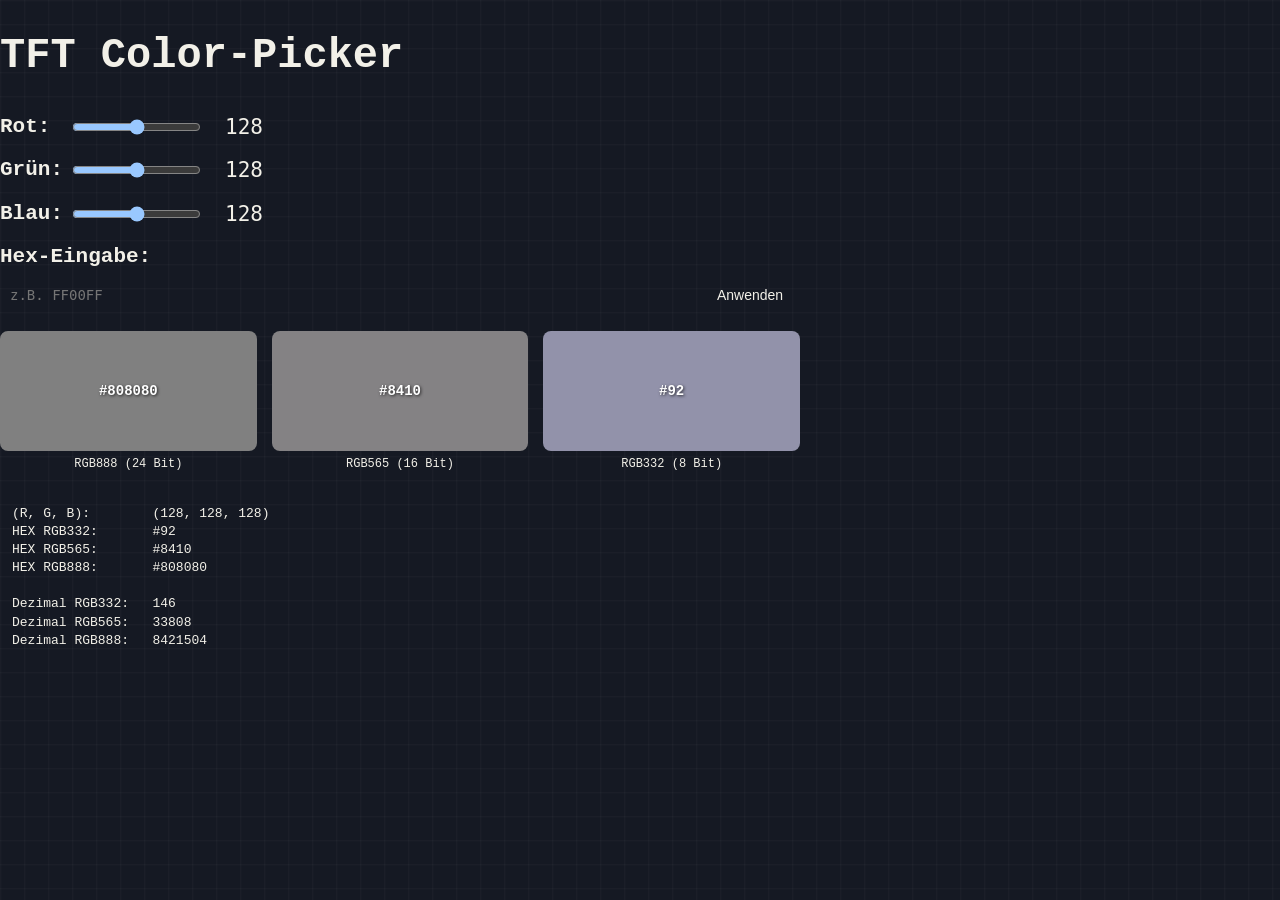
<file: tft_colorpicker/index.html>
<!DOCTYPE html>
<html lang="de">

<head>
    <meta charset="UTF-8">
    <meta name="viewport" content="width=device-width, initial-scale=1.0, maximum-scale=1.0, user-scalable=no">
    <meta name="color-scheme" content="light dark">
    <link rel="icon" type="image/png" href="../icons/tft.webp" />
    <link rel="stylesheet" href="../style.css">
    <title>TFT Color-Picker/Converter</title>
    <style>

        .slider-container {
            margin-bottom: 15px;
            display: flex;
            align-items: center;
            gap: 10px;
        }

        .slider-label {
            width: 60px;
            font-weight: bold;
            color: var(--text-color);
        }

        .slider-value {
            width: 50px;
            text-align: right;
            color: var(--text-color);
            font-family: monospace;
        }

        .color-display-container {
            display: flex;
            flex-direction: column;
            gap: 15px;
            margin: 20px 0;
        }

        .color-display-row {
            display: flex;
            flex-direction: column;
            align-items: center;
            gap: 5px;
            width: 100%;
        }

        .color-display {
            width: 100%;
            height: 120px;
            border: 2px solid var(--border-color);
            border-radius: 8px;
            display: flex;
            flex-direction: column;
            align-items: center;
            justify-content: center;
            color: white;
            text-shadow: 1px 1px 3px rgba(0, 0, 0, 0.7);
            font-weight: bold;
            font-size: 14px;
            box-sizing: border-box;
        }

        .color-label {
            font-size: 12px;
            color: var(--text-color);
            text-align: center;
        }

        .output {
            background-color: var(--bg-color2);
            color: var(--text-color);
            padding: 12px;
            border-radius: 8px;
            border: 1px solid var(--border-color);
            font-family: "Courier New", monospace;
            white-space: pre-wrap;
            margin-top: 15px;
            font-size: 13px;
            line-height: 1.4;
        }

        .input-group {
            display: flex;
            flex-direction: column;
            gap: 8px;
            margin-bottom: 15px;
        }

        .hex-input-container {
            display: flex;
            gap: 10px;
            align-items: center;
        }

        input[type="text"] {
            padding: 8px 10px;
            width: 100%;
            border: 1px solid var(--border-color);
            border-radius: 6px;
            background-color: var(--bg-color);
            color: var(--text-color);
            font-family: monospace;
            font-size: 14px;
        }

        button {
            padding: 8px 16px;
            background-color: var(--bg-color2);
            border: 1px solid var(--border-color);
            border-radius: 6px;
            cursor: pointer;
            color: var(--text-color);
            font-size: 14px;
            white-space: nowrap;
            min-width: 100px;
        }

        @media (min-width: 600px) {
            .color-display-container {
                flex-direction: row;
                justify-content: space-between;
            }

            .color-display {
                width: 100%;
            }

            .slider-container {
                width: 100%;
            }

            .container {
                max-width: 800px;
            }
        }
    </style>
</head>

<body>
    <div class="container">
        <h1>TFT Color-Picker</h1>

        <!-- Slider für RGB-Werte -->
        <div class="slider-container">
            <label class="slider-label" for="slider_r">Rot:</label>
            <input type="range" id="slider_r" min="0" max="255" value="128" class="slider">
            <span class="slider-value" id="label_r">128</span>
        </div>

        <div class="slider-container">
            <label class="slider-label" for="slider_g">Grün:</label>
            <input type="range" id="slider_g" min="0" max="255" value="128" class="slider">
            <span class="slider-value" id="label_g">128</span>
        </div>

        <div class="slider-container">
            <label class="slider-label" for="slider_b">Blau:</label>
            <input type="range" id="slider_b" min="0" max="255" value="128" class="slider">
            <span class="slider-value" id="label_b">128</span>
        </div>

        <!-- Hex-Eingabe -->
        <div class="input-group">
            <label for="hex_input"><strong>Hex-Eingabe:</strong></label>
            <div class="hex-input-container">
                <input type="text" onkeypress="parseHexInput(event)" id="hex_input" placeholder="z.B. FF00FF" inputmode="text" pattern="[0-9A-Fa-f]{2,6}"
                    maxlength="6" autocomplete="off" autocorrect="off" autocapitalize="off">
                <button onclick="parseHexInput(event)">Anwenden</button>
            </div>
        </div>

        <!-- Farb-Anzeigen -->
        <div class="color-display-container">
            <div class="color-display-row">
                <div class="color-display" id="color_display_888" style="background-color: #808080;">
                    #808080
                </div>
                <div class="color-label">RGB888 (24 Bit)</div>
            </div>
            <div class="color-display-row">
                <div class="color-display" id="color_display_565" style="background-color: #808080;">
                    #8000
                </div>
                <div class="color-label">RGB565 (16 Bit)</div>
            </div>
            <div class="color-display-row">
                <div class="color-display" id="color_display_332" style="background-color: #808080;">
                    #00
                </div>
                <div class="color-label">RGB332 (8 Bit)</div>
            </div>
        </div>

        <!-- Ausgabe der Farbformate -->
        <div class="output" id="output_text">
            (R, G, B): (128, 128, 128)
            HEX RGB332: #00
            HEX RGB565: #8000
            HEX RGB888: #808080

            Dezimal RGB332: 0
            Dezimal RGB565: 32768
            Dezimal RGB888: 8421376
        </div>
    </div>

    <script>
        // Initialisierung
        document.addEventListener('DOMContentLoaded', () => {
            updateColor();
        });
        matchMedia('(prefers-color-scheme: dark)').addEventListener('change', updateColor);

        // Slider-Event-Listener
        document.getElementById("slider_r").addEventListener("input", updateColor);
        document.getElementById("slider_g").addEventListener("input", updateColor);
        document.getElementById("slider_b").addEventListener("input", updateColor);

        // Hex-Input: Automatische Großschreibung und # entfernen
        document.getElementById("hex_input").addEventListener("input", function (e) {
            this.value = this.value.toUpperCase().replace(/[^0-9A-F]/g, '').substring(0, 6);
        });

        // Funktion zum Aktualisieren der Farbe
        function updateColor() {
            const r = parseInt(document.getElementById("slider_r").value);
            const g = parseInt(document.getElementById("slider_g").value);
            const b = parseInt(document.getElementById("slider_b").value);

            // Labels aktualisieren
            document.getElementById("label_r").textContent = r;
            document.getElementById("label_g").textContent = g;
            document.getElementById("label_b").textContent = b;

            // Originalfarbe (RGB888)
            const hex888 = toRgb888(r, g, b);
            document.getElementById("color_display_888").style.backgroundColor = `#${hex888}`;
            document.getElementById("color_display_888").textContent = `#${hex888}`;

            // RGB565-Farbe (16 Bit)
            const rgb565 = toRgb565(r, g, b);
            const [r565, g565, b565] = parseRgb565(rgb565);
            const hex565 = toRgb888(r565, g565, b565);
            document.getElementById("color_display_565").style.backgroundColor = `#${hex565}`;
            document.getElementById("color_display_565").textContent = `#${rgb565}`;

            // RGB332-Farbe (8 Bit)
            const rgb332 = toRgb332(r, g, b);
            const [r332, g332, b332] = parseRgb332(rgb332);
            const hex332 = toRgb888(r332, g332, b332);
            document.getElementById("color_display_332").style.backgroundColor = `#${hex332}`;
            document.getElementById("color_display_332").textContent = `#${rgb332}`;

            // Ausgabe aktualisieren
            const output = `(R, G, B):        (${r}, ${g}, ${b})
HEX RGB332:       #${rgb332}
HEX RGB565:       #${rgb565}
HEX RGB888:       #${hex888}

Dezimal RGB332:   ${parseInt(rgb332, 16)}
Dezimal RGB565:   ${parseInt(rgb565, 16)}
Dezimal RGB888:   ${parseInt(hex888, 16)}`;

            document.getElementById("output_text").textContent = output;
        }

        // Funktion zum Parsen der Hex-Eingabe
        function parseHexInput(event) {
            if (event.type === "keypress" && event.key !== "Enter") {
                return;
            }
            const hexValue = document.getElementById("hex_input").value.trim().replace("#", "").toUpperCase();
            let r, g, b;

            try {
                if (hexValue.length === 2) {
                    const value = parseInt(hexValue, 16);
                    r = ((value >> 5) & 0x7) << 5;
                    g = ((value >> 2) & 0x7) << 5;
                    b = (value & 0x3) << 6;
                } else if (hexValue.length === 4) {
                    const value = parseInt(hexValue, 16);
                    r = ((value >> 11) & 0x1F) << 3;
                    g = ((value >> 5) & 0x3F) << 2;
                    b = (value & 0x1F) << 3;
                } else if (hexValue.length === 6) {
                    r = parseInt(hexValue.substring(0, 2), 16);
                    g = parseInt(hexValue.substring(2, 4), 16);
                    b = parseInt(hexValue.substring(4, 6), 16);
                } else {
                    throw new Error("Ungültige Hex-Länge. Erwartet: 2, 4 oder 6 Zeichen.");
                }

                // Slider aktualisieren
                document.getElementById("slider_r").value = r;
                document.getElementById("slider_g").value = g;
                document.getElementById("slider_b").value = b;
                updateColor();

            } catch (e) {
                alert(`Fehler: ${e.message}`);
            }
        }

        // Hilfsfunktionen für Farbkonvertierungen
        function toRgb888(r, g, b) {
            return `${r.toString(16).padStart(2, '0')}${g.toString(16).padStart(2, '0')}${b.toString(16).padStart(2, '0')}`.toUpperCase();
        }

        function toRgb565(r, g, b) {
            const r5 = (r >> 3) & 0x1F;
            const g6 = (g >> 2) & 0x3F;
            const b5 = (b >> 3) & 0x1F;
            const value = (r5 << 11) | (g6 << 5) | b5;
            return value.toString(16).padStart(4, '0').toUpperCase();
        }

        function toRgb332(r, g, b) {
            const r3 = (r >> 5) & 0x7;
            const g3 = (g >> 5) & 0x7;
            const b2 = (b >> 6) & 0x3;
            const value = (r3 << 5) | (g3 << 2) | b2;
            return value.toString(16).padStart(2, '0').toUpperCase();
        }

        function parseRgb565(hex565) {
            const value = parseInt(hex565, 16);
            const r5 = (value >> 11) & 0x1F;
            const g6 = (value >> 5) & 0x3F;
            const b5 = value & 0x1F;
            const r = (r5 << 3) | (r5 >> 2);
            const g = (g6 << 2) | (g6 >> 4);
            const b = (b5 << 3) | (b5 >> 2);
            return [r, g, b];
        }

        function parseRgb332(hex332) {
            const value = parseInt(hex332, 16);
            const r3 = (value >> 5) & 0x7;
            const g3 = (value >> 2) & 0x7;
            const b2 = value & 0x3;
            const r = (r3 << 5) | (r3 << 2) | (r3 >> 1);
            const g = (g3 << 5) | (g3 << 2) | (g3 >> 1);
            const b = (b2 << 6) | (b2 << 4) | (b2 << 2) | b2;
            return [r, g, b];
        }
    </script>
</body>

</html>
</file>
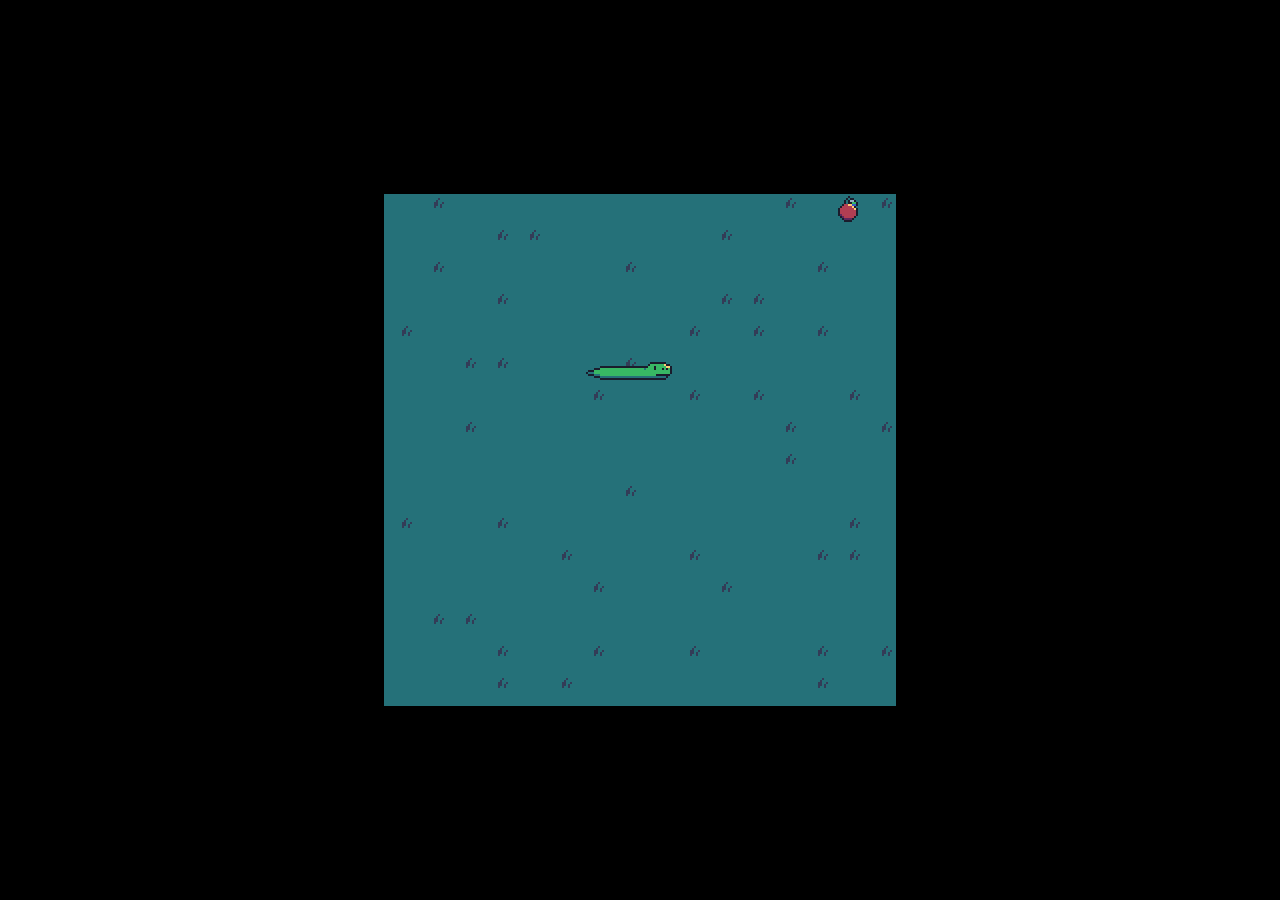
<file: projects/snake_j/index.html>
<!DOCTYPE html>
<html lang="de">

<head>
    <meta charset="UTF-8">
    <meta name="viewport" content="width=device-width, initial-scale=1.0, user-scalable=no">
    <link rel="icon" type="image/png" href="assets/icon.png" />
    <title>Snake</title>

    <style>
        html,
        body {
            margin: 0;
            padding: 0;
            width: 100%;
            height: 100%;
            overflow: hidden;
            background: #000;
        }

        body {
            display: flex;
            justify-content: center;
            align-items: center;
        }

        canvas {
            display: block;
            image-rendering: pixelated;
            image-rendering: crisp-edges;
        }
    </style>
</head>

<body>

    <canvas id="gameCanvas"></canvas>

    <script>
        "use strict";

        const canvas = document.getElementById("gameCanvas");
        const ctx = canvas.getContext("2d");

        ctx.imageSmoothingEnabled = false;


        const TILE_SIZE = 16;

        const GRID_WIDTH = 16;
        const GRID_HEIGHT = 16;

        const Direction = {
            UP: 0,
            RIGHT: 1,
            DOWN: 2,
            LEFT: 3
        };

        const snakeTiles = new Image();
        snakeTiles.src = "assets/snake_tiles.png";

        const gameTiles = new Image();
        gameTiles.src = "assets/game_tiles.png";

        let snake = [];

        let digestingSegments = [];

        let currentDir = Direction.RIGHT;
        let nextDir = Direction.RIGHT;

        let shouldGrow = false;

        let fruitPos = {
            x: 0,
            y: 0
        };

        let score = 0;

        let topScore = 0;

        let lastScore = 0;

        let moveTimer = 0.35;
        let timeSinceLastMove = 0;

        let easyMode = true;


        let globalScale = 1;

        let gridOffsetX = 0;
        let gridOffsetY = 0;


        let swipeStartX = 0;
        let swipeStartY = 0;

        const swipeThreshold = 100;


        const HIGH_SCORE_KEY = "snake_highscore";


        function init() {

            loadHighscore();

            resizeCanvas();

            initializeBackground();

            resetGame();

            setupInput();

            requestAnimationFrame(gameLoop);
        }


        // ============================================================
        // HIGH SCORE LADEN
        // ============================================================

        function loadHighscore() {

            topScore = parseInt(
                localStorage.getItem(HIGH_SCORE_KEY) || "0",
                10
            );

            lastScore = parseInt(
                localStorage.getItem("snake_lastscore") || "0",
                10
            );
        }


        // ============================================================
        // HIGH SCORE SPEICHERN
        // ============================================================

        function saveHighscore() {

            localStorage.setItem(
                HIGH_SCORE_KEY,
                String(topScore)
            );

            localStorage.setItem(
                "snake_lastscore",
                String(score)
            );
        }


        // ============================================================
        // CANVAS GRÖSSE / SCALE
        // ============================================================

        function resizeCanvas() {

            const windowWidth = window.innerWidth;
            const windowHeight = window.innerHeight;

            if (windowHeight <= 600) {

                globalScale = 1;

            } else if (windowHeight <= 1080) {

                globalScale = 2;

            } else if (windowHeight <= 2000) {

                globalScale = 3;

            } else {

                globalScale = 4;
            }


            const gameWidth =
                GRID_WIDTH * TILE_SIZE * globalScale;

            const gameHeight =
                GRID_HEIGHT * TILE_SIZE * globalScale;

            canvas.width = windowWidth;
            canvas.height = windowHeight;


            gridOffsetX =
                Math.floor((windowWidth - gameWidth) / 2);

            gridOffsetY =
                Math.floor((windowHeight - gameHeight) / 2);


            ctx.imageSmoothingEnabled = false;
        }

        window.addEventListener(
            "resize",
            resizeCanvas
        );

        // ============================================================
        // GAME LOOP
        // ============================================================

        let lastFrameTime = 0;

        function gameLoop(timestamp) {

            if (lastFrameTime === 0) {
                lastFrameTime = timestamp;
            }

            const delta =
                (timestamp - lastFrameTime) / 1000;

            lastFrameTime = timestamp;


            timeSinceLastMove += delta;


            if (timeSinceLastMove >= moveTimer) {

                timeSinceLastMove = 0;

                updateGame();
            }


            render();


            requestAnimationFrame(gameLoop);
        }


        // ============================================================
        // SPIEL ZURÜCKSETZEN
        // ============================================================

        function resetGame() {

            currentDir = Direction.RIGHT;
            nextDir = Direction.RIGHT;

            snake = [];

            digestingSegments = [];

            shouldGrow = false;

            score = 0;

            moveTimer = 0.35;

            timeSinceLastMove = 0;

            snake.push({
                x: 5,
                y: 5,
                dir: Direction.RIGHT
            });

            snake.push({
                x: 4,
                y: 5,
                dir: Direction.RIGHT
            });

            snake.push({
                x: 3,
                y: 5,
                dir: Direction.RIGHT
            });


            spawnFruit();

            render();
        }


        function updateGame() {

            currentDir = nextDir;


            const head = snake[0];


            const newHead = {
                x: head.x,
                y: head.y,
                dir: currentDir
            };

            switch (currentDir) {

                case Direction.UP:
                    newHead.y--;
                    break;

                case Direction.DOWN:
                    newHead.y++;
                    break;

                case Direction.LEFT:
                    newHead.x--;
                    break;

                case Direction.RIGHT:
                    newHead.x++;
                    break;
            }

            if (easyMode) {

                newHead.x =
                    ((newHead.x + GRID_WIDTH) % GRID_WIDTH);

                newHead.y =
                    ((newHead.y + GRID_HEIGHT) % GRID_HEIGHT);

            } else {

                if (
                    head.x === 0 &&
                    nextDir === Direction.LEFT
                ) {
                    gameOver();
                    return;
                }


                if (
                    head.x === GRID_WIDTH - 1 &&
                    nextDir === Direction.RIGHT
                ) {
                    gameOver();
                    return;
                }


                if (
                    head.y === 0 &&
                    nextDir === Direction.UP
                ) {
                    gameOver();
                    return;
                }


                if (
                    head.y === GRID_HEIGHT - 1 &&
                    nextDir === Direction.DOWN
                ) {
                    gameOver();
                    return;
                }
            }

            if (
                isOccupied(
                    newHead.x,
                    newHead.y
                )
            ) {

                gameOver();

                return;
            }

            snake.unshift(newHead);

            if (
                newHead.x === fruitPos.x &&
                newHead.y === fruitPos.y
            ) {

                shouldGrow = true;

                digestingSegments.push({
                    x: newHead.x,
                    y: newHead.y
                });

                spawnFruit();

                score++;

                moveTimer =
                    Math.max(
                        0.2,
                        moveTimer - 0.001
                    );


                if (score > topScore) {

                    topScore = score;
                }
            }

            if (digestingSegments.length > 0) {

                const lastSegment =
                    snake[snake.length - 1];

                const digestSegment =
                    digestingSegments[0];


                if (
                    digestSegment.x === lastSegment.x &&
                    digestSegment.y === lastSegment.y
                ) {

                    digestingSegments.shift();
                }
            }

            if (!shouldGrow) {

                snake.pop();

            } else {

                shouldGrow = false;
            }


            render();
        }


        // ============================================================
        // RICHTUNG ÄNDERN
        // ============================================================

        function changeDirection(newDirection) {

            if (newDirection === null ||
                newDirection === undefined) {

                return;
            }

            if (
                (newDirection + 2) % 4 !== currentDir
            ) {

                nextDir = newDirection;
            }
        }


        // ============================================================
        // FRUCHT ERZEUGEN
        // ============================================================

        function spawnFruit() {

            while (true) {

                const x =
                    Math.floor(
                        Math.random() * GRID_WIDTH
                    );

                const y =
                    Math.floor(
                        Math.random() * GRID_HEIGHT
                    );


                if (!isOccupied(x, y)) {

                    fruitPos = {
                        x: x,
                        y: y
                    };

                    break;
                }
            }
        }

        function isOccupied(x, y) {

            for (const segment of snake) {

                if (
                    segment.x === x &&
                    segment.y === y
                ) {

                    return true;
                }
            }


            return false;
        }


        // ============================================================
        // GAME OVER
        // ============================================================

        function gameOver() {

            saveHighscore();

            console.log(
                "Game Over - Score:",
                score
            );

            // showGameOverScreen();

        }


        // ============================================================
        // TILE FÜR SNAKE-SEGMENT BESTIMMEN
        // ============================================================

        function getTileForSegment(i) {

            const segment = snake[i];

            if (i === 0) {

                for (
                    let j = 0;
                    j < digestingSegments.length;
                    j++
                ) {

                    const digest =
                        digestingSegments[j];


                    if (
                        digest.x === segment.x &&
                        digest.y === segment.y
                    ) {

                        return {
                            x: segment.dir,
                            y: 1
                        };
                    }
                }


                return {
                    x: segment.dir,
                    y: 0
                };
            }

            if (i === snake.length - 1) {

                return {
                    x: snake[i - 1].dir,
                    y: 4
                };
            }

            const fromDir = segment.dir;
            const toDir = snake[i - 1].dir;

            if (
                (fromDir === Direction.UP &&
                    toDir === Direction.RIGHT) ||

                (fromDir === Direction.LEFT &&
                    toDir === Direction.DOWN)
            ) {

                if (isDigesting(segment)) {

                    return {
                        x: 4,
                        y: 0
                    };
                }


                return {
                    x: 0,
                    y: 2
                };
            }

            if (
                (fromDir === Direction.UP &&
                    toDir === Direction.LEFT) ||

                (fromDir === Direction.RIGHT &&
                    toDir === Direction.DOWN)
            ) {

                if (isDigesting(segment)) {

                    return {
                        x: 4,
                        y: 1
                    };
                }


                return {
                    x: 1,
                    y: 2
                };
            }

            if (
                (fromDir === Direction.DOWN &&
                    toDir === Direction.RIGHT) ||

                (fromDir === Direction.LEFT &&
                    toDir === Direction.UP)
            ) {

                if (isDigesting(segment)) {

                    return {
                        x: 4,
                        y: 2
                    };
                }


                return {
                    x: 2,
                    y: 2
                };
            }

            if (
                (fromDir === Direction.DOWN &&
                    toDir === Direction.LEFT) ||

                (fromDir === Direction.RIGHT &&
                    toDir === Direction.UP)
            ) {

                if (isDigesting(segment)) {

                    return {
                        x: 4,
                        y: 3
                    };
                }


                return {
                    x: 3,
                    y: 2
                };
            }

            if (
                (fromDir === Direction.UP &&
                    toDir === Direction.UP) ||

                (fromDir === Direction.DOWN &&
                    toDir === Direction.DOWN)
            ) {

                if (isDigesting(segment)) {

                    return {
                        x: 3,
                        y: 3
                    };
                }


                return {
                    x: 1,
                    y: 3
                };
            }

            if (
                (fromDir === Direction.LEFT &&
                    toDir === Direction.LEFT) ||

                (fromDir === Direction.RIGHT &&
                    toDir === Direction.RIGHT)
            ) {

                if (isDigesting(segment)) {

                    return {
                        x: 2,
                        y: 3
                    };
                }


                return {
                    x: 0,
                    y: 3
                };
            }

            return {
                x: 4,
                y: 4
            };
        }


        // ============================================================
        // VERDAUUNGSPRÜFUNG
        // ============================================================

        function isDigesting(segment) {

            for (const digest of digestingSegments) {

                if (
                    digest.x === segment.x &&
                    digest.y === segment.y
                ) {

                    return true;
                }
            }


            return false;
        }

        // ============================================================
        // RENDERING
        // ============================================================

        function render() {

            ctx.clearRect(
                0,
                0,
                canvas.width,
                canvas.height
            );

            drawBackground();

            drawFruit();

            for (
                let i = 0;
                i < snake.length;
                i++
            ) {

                drawSnakeSegment(i);
            }

            drawScore();
        }


        // ============================================================
        // BACKGROUND
        // ============================================================

        let backgroundTiles = [];

        function initializeBackground() {

            backgroundTiles = [];

            const isDay = Math.random() < 0.5;

            const tiles = isDay
                ? [
                    { x: 0, y: 3 },
                    { x: 1, y: 3 }
                ]
                : [
                    { x: 0, y: 2 },
                    { x: 1, y: 2 }
                ];


            for (let x = 0; x < GRID_WIDTH; x++) {

                for (let y = 0; y < GRID_HEIGHT; y++) {

                    const tile =
                        Math.random() < 0.15
                            ? tiles[0]
                            : tiles[1];


                    backgroundTiles.push({
                        x: x,
                        y: y,
                        tileX: tile.x,
                        tileY: tile.y
                    });
                }
            }
        }

        function drawBackground() {

            for (const tile of backgroundTiles) {

                drawTile(
                    gameTiles,
                    tile.tileX,
                    tile.tileY,
                    tile.x,
                    tile.y
                );
            }
        }


        // ============================================================
        // FRUCHT ZEICHNEN
        // ============================================================

        function drawFruit() {

            drawTile(
                gameTiles,
                0,
                0,
                fruitPos.x,
                fruitPos.y
            );
        }


        // ============================================================
        // SNAKE SEGMENT ZEICHNEN
        // ============================================================

        function drawSnakeSegment(i) {

            const segment =
                snake[i];

            const tile =
                getTileForSegment(i);


            drawTile(
                snakeTiles,
                tile.x,
                tile.y,
                segment.x,
                segment.y
            );
        }


        // ============================================================
        // TILE ZEICHNEN
        // ============================================================

        function drawTile(
            image,
            tileX,
            tileY,
            gridX,
            gridY
        ) {

            const sourceX =
                tileX * TILE_SIZE;

            const sourceY =
                tileY * TILE_SIZE;


            const destinationX =
                gridOffsetX +
                gridX * TILE_SIZE * globalScale;

            const destinationY =
                gridOffsetY +
                gridY * TILE_SIZE * globalScale;


            const destinationSize =
                TILE_SIZE * globalScale;


            ctx.drawImage(
                image,

                sourceX,
                sourceY,
                TILE_SIZE,
                TILE_SIZE,

                destinationX,
                destinationY,
                destinationSize,
                destinationSize
            );
        }


        // ============================================================
        // SCORE
        // ============================================================

        function drawScore() {

            /*
             * Vorläufig direkt als Canvas-Text.
             *
             * Deine Godot-Version hatte dafür:
             *
             * ScoreIcons
             * ScoreValue
             * HighscoreValue
             *
             * Das können wir später ebenfalls pixelgenau
             * über ein Tileset oder eine Schrift lösen.
             */

            const fontSize =
                16 * globalScale;


            ctx.font =
                `${fontSize}px monospace`;

            ctx.textBaseline = "top";


            const scoreY =
                gridOffsetY -
                TILE_SIZE * globalScale;


            ctx.fillText(
                String(score),
                gridOffsetX +
                TILE_SIZE * globalScale,
                scoreY
            );


            ctx.fillText(
                String(topScore),
                gridOffsetX +
                TILE_SIZE * globalScale * 5,
                scoreY
            );
        }


        // ============================================================
        // TASTATUR
        // ============================================================

        function setupInput() {

            window.addEventListener(
                "keydown",
                event => {

                    switch (event.key) {

                        case "ArrowUp":
                            changeDirection(Direction.UP);
                            event.preventDefault();
                            break;

                        case "ArrowDown":
                            changeDirection(Direction.DOWN);
                            event.preventDefault();
                            break;

                        case "ArrowLeft":
                            changeDirection(Direction.LEFT);
                            event.preventDefault();
                            break;

                        case "ArrowRight":
                            changeDirection(Direction.RIGHT);
                            event.preventDefault();
                            break;
                    }
                }
            );


            setupTouchInput();
        }


        // ============================================================
        // TOUCH / SWIPE
        // ============================================================

        function setupTouchInput() {

            canvas.addEventListener(
                "touchstart",
                event => {

                    if (event.touches.length === 0) {
                        return;
                    }


                    const touch =
                        event.touches[0];


                    swipeStartX =
                        touch.clientX;

                    swipeStartY =
                        touch.clientY;

                },
                {
                    passive: true
                }
            );


            canvas.addEventListener(
                "touchend",
                event => {

                    if (event.changedTouches.length === 0) {
                        return;
                    }


                    const touch =
                        event.changedTouches[0];


                    const swipeEndX =
                        touch.clientX;

                    const swipeEndY =
                        touch.clientY;


                    detectSwipe(
                        swipeStartX,
                        swipeStartY,
                        swipeEndX,
                        swipeEndY
                    );
                },
                {
                    passive: true
                }
            );
        }


        // ============================================================
        // SWIPE ERKENNEN
        // ============================================================

        function detectSwipe(
            startX,
            startY,
            endX,
            endY
        ) {

            const swipeX =
                endX - startX;

            const swipeY =
                endY - startY;


            /*
             * Entspricht deinem Godot-Code:
             *
             * if abs(x) > 100
             *     horizontal
             *
             * elif abs(y) > 100
             *     vertical
             */

            if (
                Math.abs(swipeX) >
                swipeThreshold
            ) {

                if (swipeX > 0) {

                    changeDirection(
                        Direction.RIGHT
                    );

                } else {

                    changeDirection(
                        Direction.LEFT
                    );
                }

            } else if (
                Math.abs(swipeY) >
                swipeThreshold
            ) {

                if (swipeY > 0) {

                    changeDirection(
                        Direction.DOWN
                    );

                } else {

                    changeDirection(
                        Direction.UP
                    );
                }
            }
        }


        // ============================================================
        // START
        // ============================================================

        /*
         * Warten, bis die Bilder geladen sind.
         */

        let snakeReady = false;
        let gameReady = false;


        snakeTiles.onload = () => {

            snakeReady = true;

            startWhenReady();
        };


        gameTiles.onload = () => {

            gameReady = true;

            startWhenReady();
        };


        function startWhenReady() {

            if (
                snakeReady &&
                gameReady
            ) {

                init();
            }
        }
    </script>

</body>

</html>
</file>
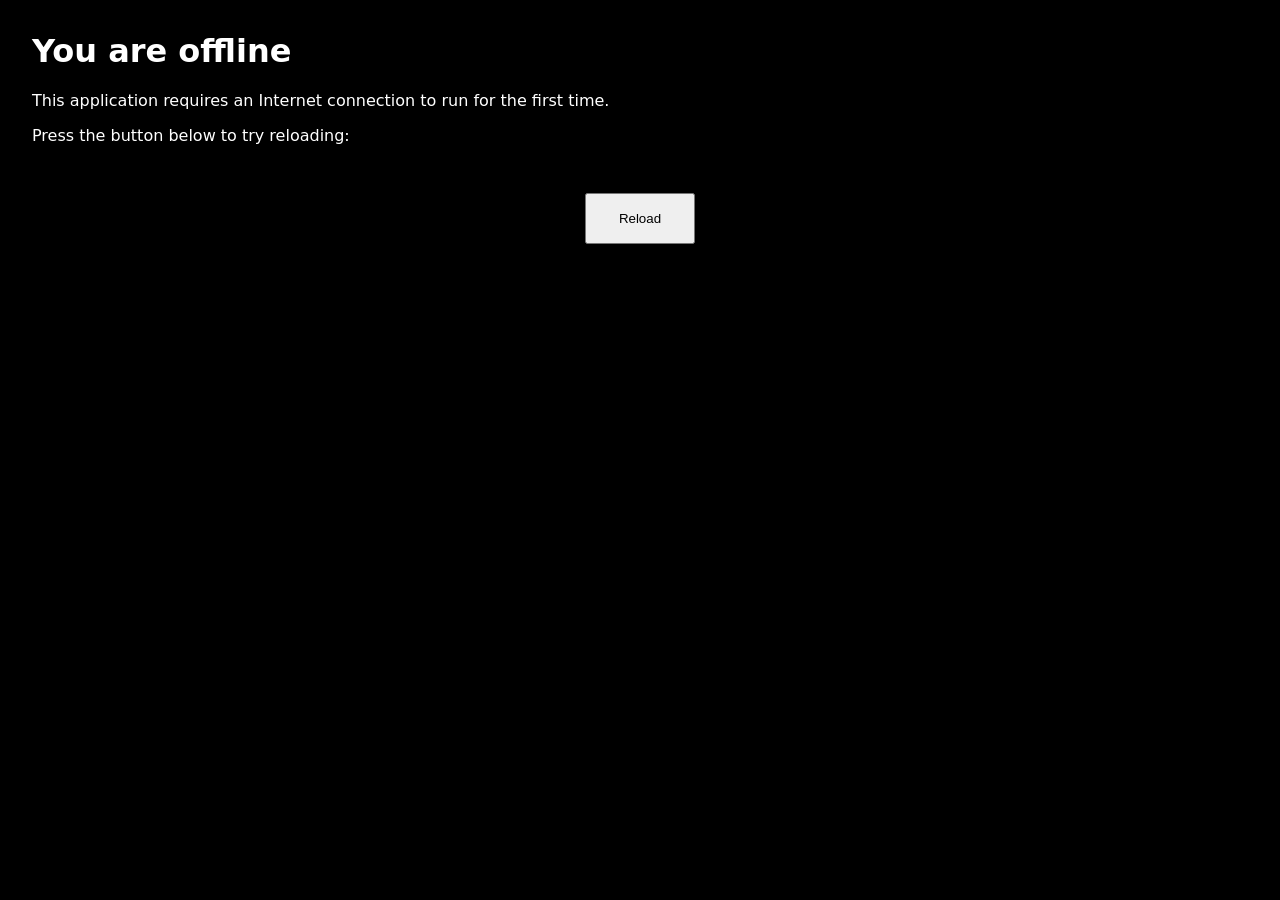
<file: snake/index.offline.html>
<!DOCTYPE html>
<html lang="en">
	<head>
		<meta charset="utf-8">
		<meta http-equiv="X-UA-Compatible" content="IE=edge">
		<meta name="viewport" content="width=device-width, initial-scale=1">
		<title>You are offline</title>
		<style>
html {
	background-color: #000000;
	color: #ffffff;
}

body {
	font-family: system-ui, -apple-system, "Segoe UI", Roboto, "Helvetica Neue", Arial, "Noto Sans", sans-serif, "Apple Color Emoji", "Segoe UI Emoji", "Segoe UI Symbol", "Noto Color Emoji";
	margin: 2rem;
}

p {
	margin-block: 1rem;
}

button {
	display: block;
	padding: 1rem 2rem;
	margin: 3rem auto 0;
}
		</style>
	</head>
	<body>
		<h1>You are offline</h1>
		<p>This application requires an Internet connection to run for the first time.</p>
		<p>Press the button below to try reloading:</p>
		<button type="button">Reload</button>
		<script>
document.querySelector('button').addEventListener('click', () => {
	window.location.reload();
});
		</script>
	</body>
</html>
</file>
<file: style.css>
:root {
    color-scheme: dark;
    --bg: #151923;
    --surface: #202633;
    --surface-light: #293241;
    --ink: #f2f0e8;
    --muted: #a6afbd;
    --green: #b8f36b;
    --cyan: #69e6d4;
    --yellow: #f6c85f;
    --pink: #ff6b68;
    --pixel-font: "Press Start 2P", "Courier New", monospace;
    --body-font: "VT323", "Courier New", monospace;
    --grid-bg: url('data:image/svg+xml;charset=UTF-8,<svg width="10" height="10" viewBox="0 0 10 10" xmlns="http://www.w3.org/2000/svg"> <line x1="0" y1=".25" x2="10" y2=".25" stroke="rgba(255, 255, 255, .025)" stroke-width=".5" /> <line x1=".25" y1="0" x2=".25" y2="10" stroke="rgba(255, 255, 255, .025)" stroke-width=".5" /> </svg>');
}

* {
    box-sizing: border-box;
    user-select: none;
}

html {
    scroll-behavior: smooth;
}

body {
    margin: 0;
    background-color: var(--bg);
    background-image: var(--grid-bg);
    background-size: 24px 24px;
    color: var(--ink);
    font-family: var(--body-font);
    font-size: 21px;
    line-height: 1.35;
}

a {
    color: inherit;
    text-decoration: none;
}

.wrap {
    width: min(1120px, calc(100% - 56px));
    margin-inline: auto;
}

.site-header {
    width: min(1120px, calc(100% - 56px));
    min-height: 86px;
    margin: 0 auto;
    display: flex;
    align-items: center;
    justify-content: space-between;
    border-bottom: 2px solid #394252;
}

.logo {
    display: inline-flex;
    align-items: center;
    gap: 12px;
    font-family: var(--pixel-font);
    font-size: 13px;
}

.logo-mark {
    width: 36px;
    height: 36px;
    display: grid;
    place-items: center;
    background: var(--green);
    color: var(--bg);
    font-size: 18px;
    box-shadow: 4px 4px 0 #657e49;
}

.logo-suffix {
    color: var(--green);
}

.main-nav {
    display: flex;
    gap: 32px;
    color: var(--muted);
}

.main-nav a {
    transition: color .15s, transform .15s;
}

.main-nav a:hover {
    color: var(--green);
    transform: translateY(-2px);
}

.main-nav a span {
    color: var(--green);
}

.hero {
    min-height: 590px;
    padding-block: 76px 96px;
    display: grid;
    grid-template-columns: 1.1fr .9fr;
    align-items: center;
    gap: 50px;
}

.eyebrow {
    margin: 0 0 24px;
    color: var(--cyan);
    font-size: 17px;
    letter-spacing: .04em;
}

.status-dot {
    display: inline-block;
    width: 11px;
    height: 11px;
    margin-right: 8px;
    background: var(--green);
    box-shadow: 3px 3px 0 #647c48;
}

.hero h1 {
    margin: 0;
    color: var(--green);
    font-family: var(--pixel-font);
    font-size: clamp(35px, 5vw, 61px);
    line-height: 1.55;
    letter-spacing: -.08em;
}

.hero h1 span {
    color: var(--ink);
}

.hero h1 .cursor {
    color: var(--yellow);
    animation: blink 1s steps(2, start) infinite;
}

@keyframes blink {
    to {
        visibility: hidden;
    }
}

.hero-intro {
    max-width: 520px;
    margin: 24px 0 28px;
    color: var(--muted);
    font-size: 24px;
    line-height: 1.35;
}

.button-pixel {
    display: inline-flex;
    gap: 18px;
    align-items: center;
    padding: 13px 16px;
    border: 2px solid var(--green);
    background: var(--green);
    color: var(--bg);
    font-family: var(--pixel-font);
    font-size: 10px;
    box-shadow: 5px 5px 0 #5c7540;
    transition: transform .15s, box-shadow .15s;
}

.button-pixel:hover {
    transform: translate(3px, 3px);
    box-shadow: 2px 2px 0 #5c7540;
}

.button-pixel span {
    font-size: 16px;
}

.hero-art {
    position: relative;
    min-height: 365px;
    display: flex;
    flex-direction: column;
    align-items: center;
    justify-content: center;
    overflow: hidden;
    border: 3px solid #515b6b;
    background-color: #202b37;
    background-image: radial-gradient(rgba(105, 230, 212, .15) 1.5px, transparent 1.5px);
    background-size: 18px 18px;
    box-shadow: 9px 9px 0 #0d1016;
}

.hero-art img {
    width: 45%;
    image-rendering: pixelated;
}

.hero-art::before,
.hero-art::after {
    content: "";
    position: absolute;
    width: 12px;
    height: 12px;
    background: var(--green);
}

.hero-art::before {
    top: 12px;
    left: 12px;
}

.hero-art::after {
    right: 12px;
    bottom: 12px;
    background: var(--pink);
}

.screen-top {
    position: absolute;
    top: 0;
    left: 0;
    right: 0;
    height: 38px;
    padding: 0 14px;
    display: flex;
    justify-content: space-between;
    align-items: center;
    border-bottom: 2px solid #515b6b;
    background: #283443;
    color: var(--muted);
    font-family: var(--pixel-font);
    font-size: 8px;
}

.screen-top span:last-child {
    color: var(--green);
    letter-spacing: 3px;
}

.hero-art-caption {
    position: absolute;
    right: 20px;
    bottom: 12px;
    margin: 0;
    color: var(--cyan);
    font-family: var(--pixel-font);
    font-size: 9px;
    line-height: 1.8;
}

.hero-art-caption span {
    color: var(--yellow);
}

.pixel-spark {
    position: absolute;
    color: var(--yellow);
    font-size: 30px;
}

.spark-one {
    top: 72px;
    left: 19%;
}

.spark-two {
    top: 130px;
    right: 17%;
    color: var(--pink);
}

.work-section {
    padding-block: 38px 90px;
}

.section-title {
    margin-bottom: 42px;
    padding: 25px 0 20px;
    border-top: 2px solid #394252;
}

.section-title .eyebrow {
    margin-bottom: 12px;
}

.section-title h2 {
    margin: 0;
    font-family: var(--pixel-font);
    font-size: clamp(24px, 4vw, 38px);
    line-height: 1.5;
}

.title-mark {
    color: var(--green);
}

.group-label {
    margin: 0 0 22px;
    color: var(--yellow);
    font-family: var(--pixel-font);
    font-size: 11px;
    line-height: 1.8;
}

.group-label span {
    margin-right: 10px;
    color: var(--cyan);
}

.personal-label {
    margin-top: 50px;
}

.project-grid {
    display: grid;
    grid-template-columns: repeat(2, minmax(0, 1fr));
    gap: 28px;
}

.project-card {
    min-width: 0;
    padding: 10px;
    border: 2px solid #394252;
    background: var(--surface);
    box-shadow: 6px 6px 0 #0d1016;
    transition: transform .18s, border-color .18s;
}

.project-card:hover {
    transform: translateY(-4px);
    border-color: var(--green);
}

.project-image {
    position: relative;
    height: 275px;
    overflow: hidden;
    display: grid;
    place-items: center;
    background: var(--surface-light);
}

.project-image img {
    width: 100%;
    height: 100%;
    object-fit: cover;
    image-rendering: pixelated;
}

.badge-image img {
    height: 275px;
    object-fit: contain;
}

.project-info {
    min-height: 70px;
    padding: 13px 5px 3px;
    display: flex;
    align-items: center;
    justify-content: space-between;
    gap: 15px;
}

.project-info h4 {
    margin: 0;
    font-family: var(--pixel-font);
    font-size: 12px;
    line-height: 1.8;
}

.project-info p {
    margin: 2px 0 0;
    color: var(--muted);
    font-size: 18px;
}

.pixel-arrow {
    color: var(--green);
    font-family: var(--pixel-font);
    font-size: 20px;
}

.pixel-arrow a, .pixel-arrow span{
    font-size: 12px;
}

.pixel-preview {
    background-color: #222d38;
    background-image: var(--grid-bg);
    background-size: 20px 20px;
}

.desktop-preview {
    display: block;
}

.snake-preview img {
    width: 320px;
    image-rendering: pixelated;
}

.hardware-preview {
    background-color: #202d37;
}

.cube-preview {
    background-color: #282c40;
}

.about-section {
    padding: 80px 0;
    border-block: 2px solid #394252;
    background: rgba(32, 38, 51, .8);
}

.about-layout {
    display: grid;
    grid-template-columns: .9fr 1.1fr;
    gap: 80px;
    align-items: center;
}

.about-heading h2 {
    margin: 0;
    color: var(--green);
    font-family: var(--pixel-font);
    font-size: clamp(27px, 4vw, 43px);
    line-height: 1.65;
}

.about-heading h2 span {
    color: var(--ink);
}

.about-copy p {
    margin: 0 0 18px;
    color: var(--muted);
    font-size: 23px;
    line-height: 1.5;
}

.site-footer {
    min-height: 88px;
    display: flex;
    align-items: center;
    justify-content: space-between;
    gap: 20px;
    color: var(--muted);
    font-family: var(--pixel-font);
    font-size: 8px;
}

.site-footer p {
    margin: 0;
}

.site-footer a {
    color: var(--ink);
}

.site-footer a:hover {
    color: var(--green);
    text-decoration: underline;
}

@media (max-width: 760px) {

    .wrap,
    .site-header {
        width: min(100% - 36px, 620px);
    }

    .site-header {
        min-height: 72px;
    }

    .logo {
        font-size: 10px;
    }

    .logo-mark {
        width: 30px;
        height: 30px;
        font-size: 15px;
    }

    .main-nav {
        gap: 18px;
        font-size: 18px;
    }

    .hero {
        min-height: auto;
        padding-block: 62px 78px;
        grid-template-columns: 1fr;
        gap: 46px;
    }

    .hero h1 {
        font-size: clamp(32px, 8vw, 52px);
    }

    .hero-art {
        min-height: 310px;
    }

.project-image {
        height: 230px;
    }

    .about-layout {
        grid-template-columns: 1fr;
        gap: 28px;
    }

    .about-section {
        padding: 62px 0;
    }
}

@media (max-width: 520px) {
    body {
        background-size: 18px 18px;
    }

    .wrap,
    .site-header {
        width: calc(100% - 32px);
    }

    .site-header {
        flex-wrap: wrap;
        gap: 14px;
        padding: 15px 0;
    }

    .main-nav {
        width: 100%;
        justify-content: space-between;
        gap: 8px;
        font-size: 17px;
    }

    .hero {
        padding-top: 48px;
        gap: 36px;
    }

    .hero h1 {
        font-size: clamp(27px, 8vw, 40px);
        line-height: 1.7;
    }

    .hero-intro {
        font-size: 21px;
    }

    .button-pixel {
        font-size: 8px;
    }

    .hero-art {
        min-height: 270px;
    }

    .section-title {
        margin-bottom: 32px;
    }

    .section-title h2 {
        font-size: 21px;
    }

    .group-label {
        font-size: 9px;
    }

    .project-grid {
        grid-template-columns: 1fr;
        gap: 22px;
    }

    .project-image {
        height: 260px;
    }

    .project-info h4 {
        font-size: 11px;
    }

    .about-heading h2 {
        font-size: 32px;
    }

    .about-copy p {
        font-size: 21px;
    }

    .site-footer {
        align-items: flex-start;
        flex-direction: column;
        justify-content: center;
        padding: 22px 0;
        line-height: 2;
    }
}

@media (prefers-reduced-motion: reduce) {

    *,
    *::before,
    *::after {
        scroll-behavior: auto !important;
        animation-duration: .01ms !important;
        transition-duration: .01ms !important;
    }
}
</file>
